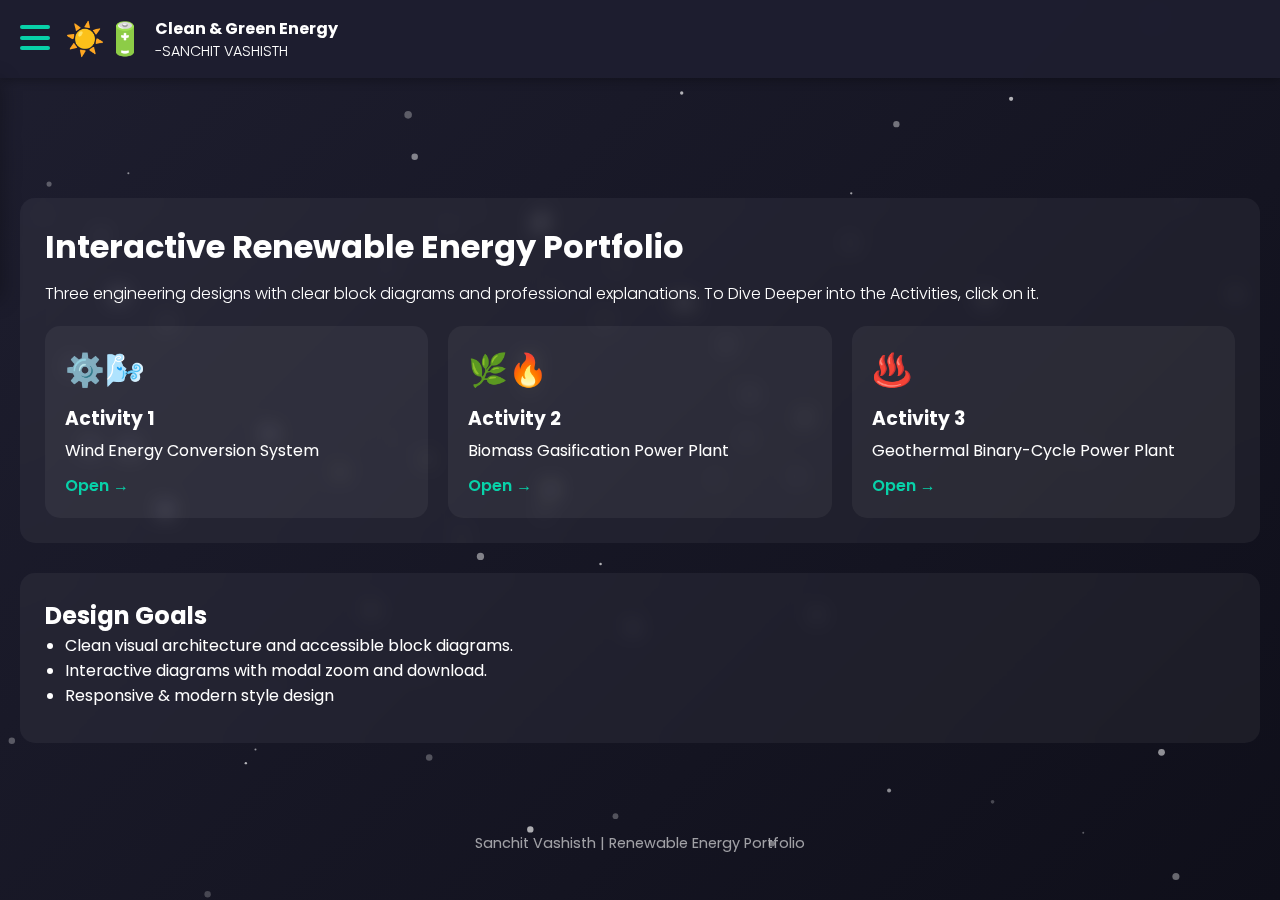
<file: index.html>
<!doctype html>
<html lang="en">
<head>
  <meta charset="utf-8" />
  <meta name="viewport" content="width=device-width,initial-scale=1" />
  <title>Clean & Green Energy- Portfolio</title>

  <!-- Google Fonts -->
  <link href="https://fonts.googleapis.com/css2?family=Poppins:wght@300;400;600;700&display=swap" rel="stylesheet">

  <link rel="stylesheet" href="styles.css">
</head>
<body>
  <!-- subtle particle canvas -->
  <canvas id="bg-canvas" class="bg-canvas" aria-hidden="true"></canvas>

  <header class="site-header">
    <div class="brand">
      <div class="logo">&nbsp&nbsp&nbsp&nbsp&nbsp☀️🔋</div>
      <div>
        <div class="title">Clean & Green Energy</div>
        <div class="subtitle">-SANCHIT VASHISTH</div>
      </div>
    </div>

    <!-- Hamburger menu -->
    <div class="hamburger" id="hamburger">
      <div></div>
      <div></div>
      <div></div>
    </div>

    <!-- Sidebar nav -->
    <nav class="side-nav" id="side-nav">
      <a href="index.html" class="nav-link active">Home</a>
      <a href="activity1.html" class="nav-link">Activity 1</a>
      <a href="activity2.html" class="nav-link">Activity 2</a>
      <a href="activity3.html" class="nav-link">Activity 3</a>
    </nav>
  </header>

  <main class="container">
    <section class="hero card glass">
      <h1>Interactive Renewable Energy Portfolio</h1>
      <p class="lead">Three engineering designs with clear block diagrams and professional explanations. To Dive Deeper into the Activities, click on it.</p>
      <div class="cards">
        <article class="activity-card" onclick="location.href='activity1.html'">
          <div class="icon">⚙️🌬️</div>
          <h3>Activity 1</h3>
          <p>Wind Energy Conversion System</p>
          <a class="cta" href="activity1.html" onclick="event.stopPropagation()">Open →</a>
        </article>

        <article class="activity-card" onclick="location.href='activity2.html'">
          <div class="icon">🌿🔥</div>
          <h3>Activity 2</h3>
          <p>Biomass Gasification Power Plant</p>
          <a class="cta" href="activity2.html" onclick="event.stopPropagation()">Open →</a>
        </article>

        <article class="activity-card" onclick="location.href='activity3.html'">
          <div class="icon">♨️</div>
          <h3>Activity 3</h3>
          <p>Geothermal Binary-Cycle Power Plant</p>
          <a class="cta" href="activity3.html" onclick="event.stopPropagation()">Open →</a>
        </article>
      </div>
    </section>

    <section class="about card glass">
      <h2>Design Goals</h2>
      <ul>
        <li>Clean visual architecture and accessible block diagrams.</li>
        <li>Interactive diagrams with modal zoom and download.</li>
        <li>Responsive & modern style design </li>
      </ul>
      
    </section>

  </main>

  <footer class="site-footer">
     Sanchit Vashisth | Renewable Energy Portfolio
  </footer>

  <script src="script.js"></script>
</body>
</html>
</file>
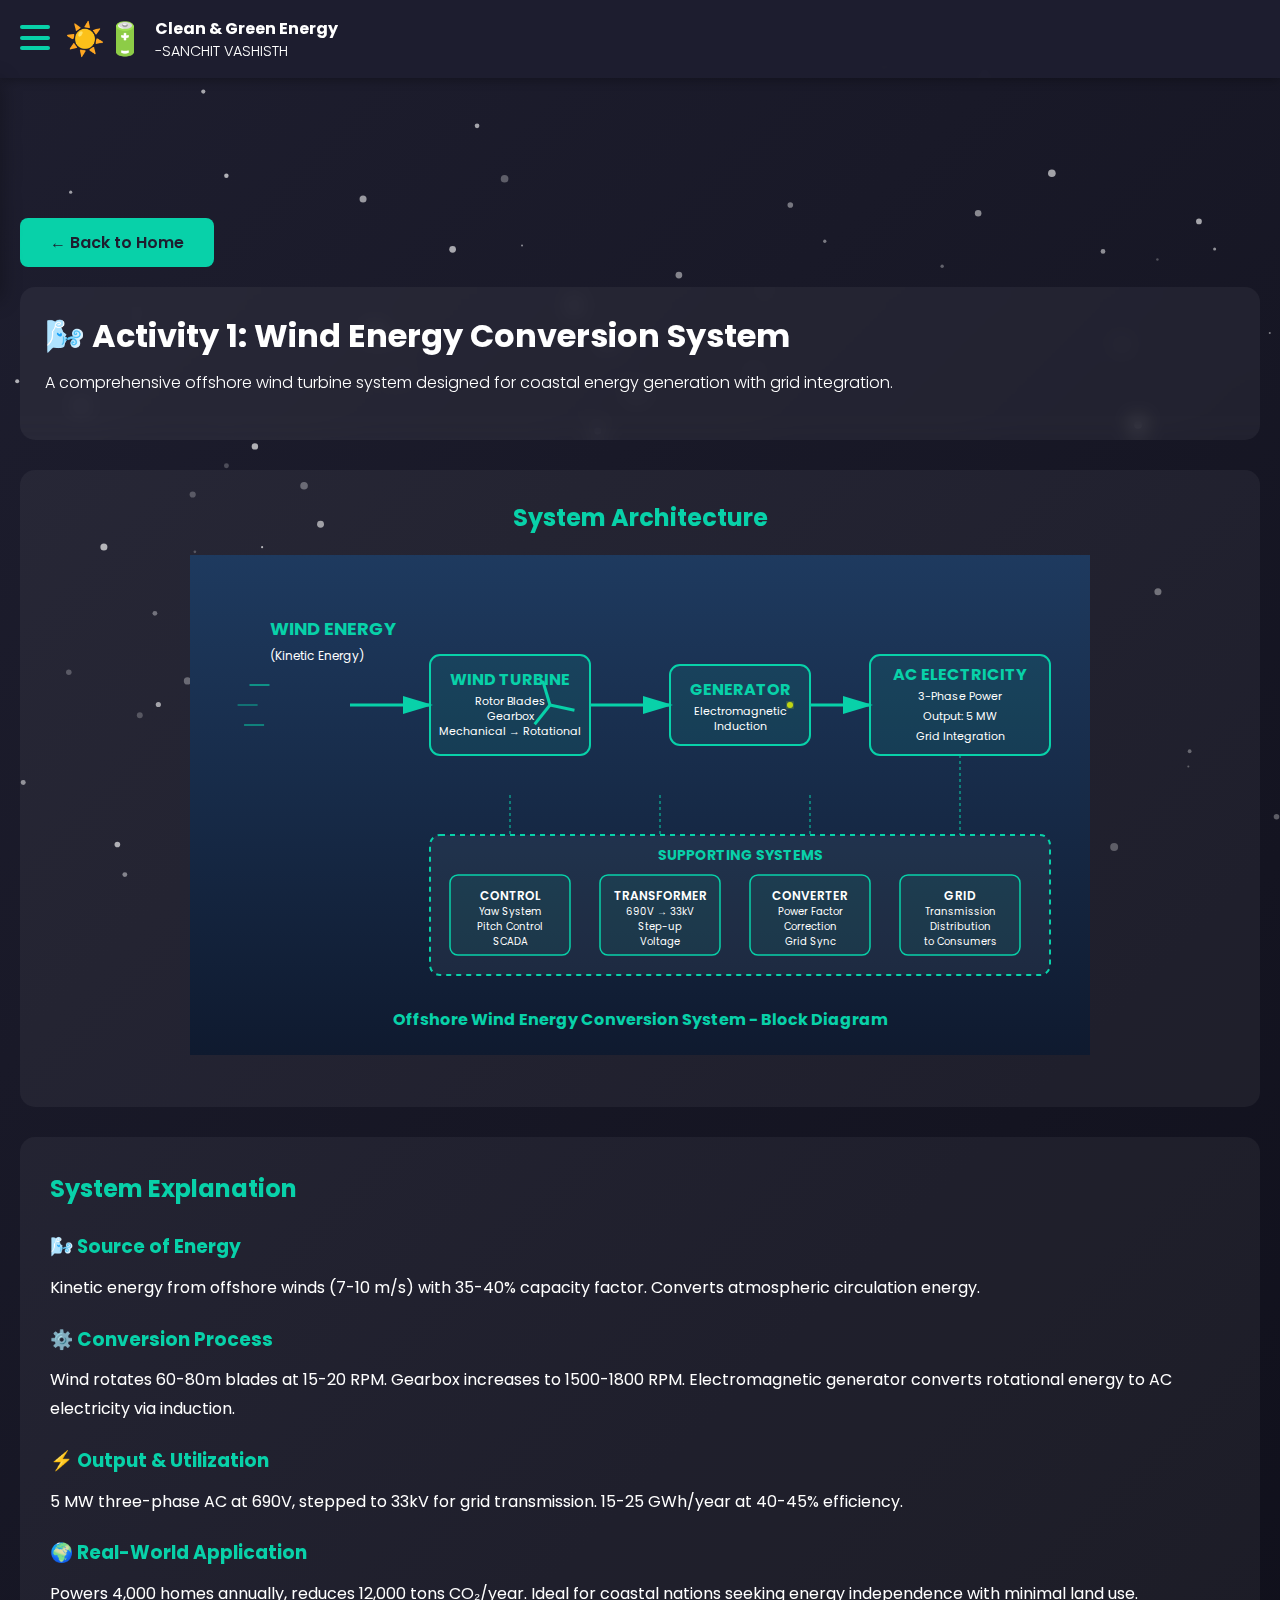
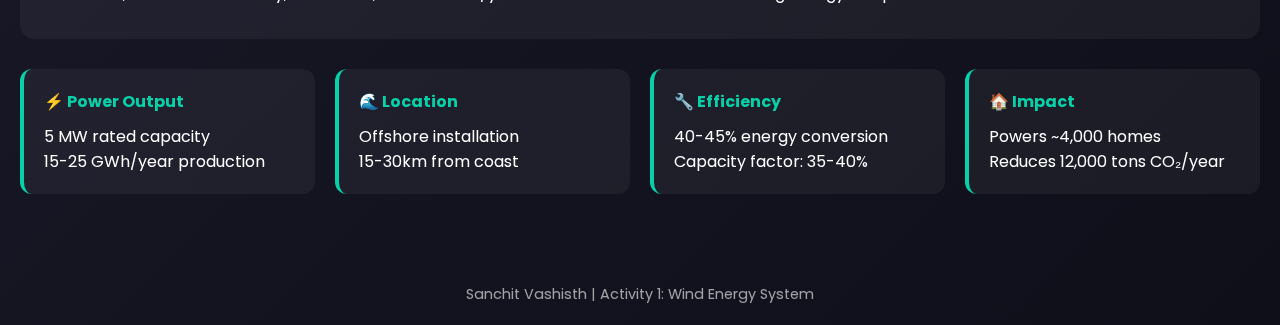
<file: activity1.html>
<!doctype html>
<html lang="en">
<head>
  <meta charset="utf-8" />
  <meta name="viewport" content="width=device-width,initial-scale=1" />
  <title>Activity 1 - Wind Energy | Portfolio</title>
  <link href="https://fonts.googleapis.com/css2?family=Poppins:wght@300;400;600;700&display=swap" rel="stylesheet">
  <link rel="stylesheet" href="styles.css">
  <style>
    .diagram-container {
      background: var(--card-bg);
      border-radius: 15px;
      padding: 30px;
      margin: 30px 0;
      text-align: center;
      position: relative;
      overflow: hidden;
    }
    .diagram-svg {
      width: 100%;
      max-width: 900px;
      height: auto;
      cursor: pointer;
      transition: transform 0.3s ease;
    }
    .diagram-svg:hover {
      transform: scale(1.02);
    }
    .explanation {
      background: var(--card-bg);
      border-radius: 15px;
      padding: 30px;
      margin: 30px 0;
      line-height: 1.8;
    }
    .explanation h2 {
      color: var(--accent);
      margin-bottom: 20px;
    }
    .specs-grid {
      display: grid;
      grid-template-columns: repeat(auto-fit, minmax(200px, 1fr));
      gap: 20px;
      margin: 30px 0;
    }
    .spec-card {
      background: var(--card-bg);
      padding: 20px;
      border-radius: 12px;
      border-left: 4px solid var(--accent);
    }
    .spec-card h3 {
      color: var(--accent);
      font-size: 1rem;
      margin-bottom: 10px;
    }
    .back-btn {
      display: inline-block;
      padding: 12px 30px;
      background: var(--accent);
      color: #1e1e2f;
      border-radius: 8px;
      font-weight: 600;
      margin: 20px 0;
      transition: all 0.3s ease;
    }
    .back-btn:hover {
      background: var(--accent-hover);
      transform: translateY(-2px);
      box-shadow: 0 5px 15px rgba(8, 209, 169, 0.3);
    }
    
    /* Modal styles */
    .modal {
      display: none;
      position: fixed;
      z-index: 2000;
      left: 0;
      top: 0;
      width: 100%;
      height: 100%;
      background: rgba(0,0,0,0.9);
      align-items: center;
      justify-content: center;
    }
    .modal.active {
      display: flex;
    }
    .modal-content {
      width: 95vw;
      height: 95vh;
      position: relative;
      display: flex;
      align-items: center;
      justify-content: center;
    }
    .modal-content svg {
      width: 100%;
      height: 100%;
    }
    .close-modal {
      position: absolute;
      top: 20px;
      right: 40px;
      color: white;
      font-size: 40px;
      font-weight: bold;
      cursor: pointer;
      z-index: 2001;
    }
    .close-modal:hover {
      color: var(--accent);
    }
  </style>
</head>
<body>
  <canvas id="bg-canvas" class="bg-canvas" aria-hidden="true"></canvas>

  <header class="site-header">
    <div class="brand">
      <div class="logo">&nbsp&nbsp&nbsp&nbsp&nbsp☀️🔋</div>
      <div>
        <div class="title">Clean & Green Energy</div>
        <div class="subtitle">-SANCHIT VASHISTH</div>
      </div>
    </div>
    <div class="hamburger" id="hamburger">
      <div></div>
      <div></div>
      <div></div>
    </div>
    <nav class="side-nav" id="side-nav">
      <a href="index.html" class="nav-link">Home</a>
      <a href="activity1.html" class="nav-link active">Activity 1</a>
      <a href="activity2.html" class="nav-link">Activity 2</a>
      <a href="activity3.html" class="nav-link">Activity 3</a>
    </nav>
  </header>

  <main class="container">
    <a href="index.html" class="back-btn">← Back to Home</a>
    
    <section class="hero card">
      <h1>🌬️ Activity 1: Wind Energy Conversion System</h1>
      <p class="lead">A comprehensive offshore wind turbine system designed for coastal energy generation with grid integration.</p>
    </section>

    <section class="diagram-container">
      <h2 style="color: var(--accent); margin-bottom: 20px;">System Architecture</h2>
      <svg class="diagram-svg" id="main-diagram" viewBox="0 0 900 500" xmlns="http://www.w3.org/2000/svg">
        <!-- Background -->
        <defs>
          <linearGradient id="skyGrad" x1="0%" y1="0%" x2="0%" y2="100%">
            <stop offset="0%" style="stop-color:#1e3a5f;stop-opacity:1" />
            <stop offset="100%" style="stop-color:#0f1a2f;stop-opacity:1" />
          </linearGradient>
          <filter id="glow">
            <feGaussianBlur stdDeviation="3" result="coloredBlur"/>
            <feMerge>
              <feMergeNode in="coloredBlur"/>
              <feMergeNode in="SourceGraphic"/>
            </feMerge>
          </filter>
        </defs>
        
        <rect width="900" height="500" fill="url(#skyGrad)"/>
        
        <!-- Wind Source -->
        <g id="wind-source">
          <text x="80" y="80" fill="#08d1a9" font-size="18" font-weight="bold">WIND ENERGY</text>
          <text x="80" y="105" fill="#fff" font-size="12">(Kinetic Energy)</text>
          <!-- Animated wind lines -->
          <line x1="20" y1="130" x2="140" y2="130" stroke="#08d1a9" stroke-width="2" opacity="0.6">
            <animate attributeName="x1" from="0" to="140" dur="2s" repeatCount="indefinite"/>
            <animate attributeName="x2" from="20" to="160" dur="2s" repeatCount="indefinite"/>
          </line>
          <line x1="20" y1="150" x2="140" y2="150" stroke="#08d1a9" stroke-width="2" opacity="0.4">
            <animate attributeName="x1" from="0" to="140" dur="2.5s" repeatCount="indefinite"/>
            <animate attributeName="x2" from="20" to="160" dur="2.5s" repeatCount="indefinite"/>
          </line>
          <line x1="20" y1="170" x2="140" y2="170" stroke="#08d1a9" stroke-width="2" opacity="0.5">
            <animate attributeName="x1" from="0" to="140" dur="2.2s" repeatCount="indefinite"/>
            <animate attributeName="x2" from="20" to="160" dur="2.2s" repeatCount="indefinite"/>
          </line>
        </g>

        <!-- Arrow 1 -->
        <path d="M 160 150 L 240 150" stroke="#08d1a9" stroke-width="3" fill="none" marker-end="url(#arrowhead)"/>
        <defs>
          <marker id="arrowhead" markerWidth="10" markerHeight="10" refX="9" refY="3" orient="auto">
            <polygon points="0 0, 10 3, 0 6" fill="#08d1a9" />
          </marker>
        </defs>

        <!-- Wind Turbine -->
        <g id="turbine">
          <rect x="240" y="100" width="160" height="100" rx="10" fill="rgba(8, 209, 169, 0.1)" stroke="#08d1a9" stroke-width="2"/>
          <text x="320" y="130" text-anchor="middle" fill="#08d1a9" font-size="16" font-weight="bold">WIND TURBINE</text>
          <text x="320" y="150" text-anchor="middle" fill="#fff" font-size="11">Rotor Blades</text>
          <text x="320" y="165" text-anchor="middle" fill="#fff" font-size="11">Gearbox</text>
          <text x="320" y="180" text-anchor="middle" fill="#fff" font-size="11">Mechanical → Rotational</text>
          
          <!-- Rotating blades animation -->
          <g transform="translate(360, 150)">
            <line x1="0" y1="0" x2="0" y2="-25" stroke="#08d1a9" stroke-width="3">
              <animateTransform attributeName="transform" type="rotate" from="0" to="360" dur="3s" repeatCount="indefinite"/>
            </line>
            <line x1="0" y1="0" x2="22" y2="11" stroke="#08d1a9" stroke-width="3">
              <animateTransform attributeName="transform" type="rotate" from="0" to="360" dur="3s" repeatCount="indefinite"/>
            </line>
            <line x1="0" y1="0" x2="-22" y2="12" stroke="#08d1a9" stroke-width="3">
              <animateTransform attributeName="transform" type="rotate" from="0" to="360" dur="3s" repeatCount="indefinite"/>
            </line>
          </g>
        </g>

        <!-- Arrow 2 -->
        <path d="M 400 150 L 480 150" stroke="#08d1a9" stroke-width="3" fill="none" marker-end="url(#arrowhead)"/>

        <!-- Generator -->
        <g id="generator">
          <rect x="480" y="110" width="140" height="80" rx="10" fill="rgba(8, 209, 169, 0.1)" stroke="#08d1a9" stroke-width="2"/>
          <text x="550" y="140" text-anchor="middle" fill="#08d1a9" font-size="16" font-weight="bold">GENERATOR</text>
          <text x="550" y="160" text-anchor="middle" fill="#fff" font-size="11">Electromagnetic</text>
          <text x="550" y="175" text-anchor="middle" fill="#fff" font-size="11">Induction</text>
          
          <!-- Electric spark animation -->
          <circle cx="600" cy="150" r="3" fill="#eeff00" filter="url(#glow)">
            <animate attributeName="opacity" values="1;0.3;1" dur="1s" repeatCount="indefinite"/>
          </circle>
        </g>

        <!-- Arrow 3 -->
        <path d="M 620 150 L 680 150" stroke="#08d1a9" stroke-width="3" fill="none" marker-end="url(#arrowhead)"/>

        <!-- Power Output -->
        <g id="output">
          <rect x="680" y="100" width="180" height="100" rx="10" fill="rgba(8, 209, 169, 0.1)" stroke="#08d1a9" stroke-width="2"/>
          <text x="770" y="125" text-anchor="middle" fill="#08d1a9" font-size="16" font-weight="bold">AC ELECTRICITY</text>
          <text x="770" y="145" text-anchor="middle" fill="#fff" font-size="11">3-Phase Power</text>
          <text x="770" y="165" text-anchor="middle" fill="#fff" font-size="11">Output: 5 MW</text>
          <text x="770" y="185" text-anchor="middle" fill="#fff" font-size="11">Grid Integration</text>
        </g>

        <!-- Bottom Flow -->
        <g id="subsystems">
          <rect x="240" y="280" width="620" height="140" rx="10" fill="rgba(255, 255, 255, 0.05)" stroke="#08d1a9" stroke-width="2" stroke-dasharray="5,5"/>
          <text x="550" y="305" text-anchor="middle" fill="#08d1a9" font-size="14" font-weight="bold">SUPPORTING SYSTEMS</text>
          
          <!-- Control System -->
          <g>
            <rect x="260" y="320" width="120" height="80" rx="8" fill="rgba(8, 209, 169, 0.08)" stroke="#08d1a9" stroke-width="1.5"/>
            <text x="320" y="345" text-anchor="middle" fill="#fff" font-size="12" font-weight="600">CONTROL</text>
            <text x="320" y="360" text-anchor="middle" fill="#fff" font-size="10">Yaw System</text>
            <text x="320" y="375" text-anchor="middle" fill="#fff" font-size="10">Pitch Control</text>
            <text x="320" y="390" text-anchor="middle" fill="#fff" font-size="10">SCADA</text>
          </g>

          <!-- Transformer -->
          <g>
            <rect x="410" y="320" width="120" height="80" rx="8" fill="rgba(8, 209, 169, 0.08)" stroke="#08d1a9" stroke-width="1.5"/>
            <text x="470" y="345" text-anchor="middle" fill="#fff" font-size="12" font-weight="600">TRANSFORMER</text>
            <text x="470" y="360" text-anchor="middle" fill="#fff" font-size="10">690V → 33kV</text>
            <text x="470" y="375" text-anchor="middle" fill="#fff" font-size="10">Step-up</text>
            <text x="470" y="390" text-anchor="middle" fill="#fff" font-size="10">Voltage</text>
          </g>

          <!-- Power Conditioning -->
          <g>
            <rect x="560" y="320" width="120" height="80" rx="8" fill="rgba(8, 209, 169, 0.08)" stroke="#08d1a9" stroke-width="1.5"/>
            <text x="620" y="345" text-anchor="middle" fill="#fff" font-size="12" font-weight="600">CONVERTER</text>
            <text x="620" y="360" text-anchor="middle" fill="#fff" font-size="10">Power Factor</text>
            <text x="620" y="375" text-anchor="middle" fill="#fff" font-size="10">Correction</text>
            <text x="620" y="390" text-anchor="middle" fill="#fff" font-size="10">Grid Sync</text>
          </g>

          <!-- Grid Connection -->
          <g>
            <rect x="710" y="320" width="120" height="80" rx="8" fill="rgba(8, 209, 169, 0.08)" stroke="#08d1a9" stroke-width="1.5"/>
            <text x="770" y="345" text-anchor="middle" fill="#fff" font-size="12" font-weight="600">GRID</text>
            <text x="770" y="360" text-anchor="middle" fill="#fff" font-size="10">Transmission</text>
            <text x="770" y="375" text-anchor="middle" fill="#fff" font-size="10">Distribution</text>
            <text x="770" y="390" text-anchor="middle" fill="#fff" font-size="10">to Consumers</text>
          </g>
        </g>

        <!-- Connection arrows -->
        <path d="M 320 240 L 320 280" stroke="#08d1a9" stroke-width="2" stroke-dasharray="3,3" opacity="0.5"/>
        <path d="M 470 240 L 470 280" stroke="#08d1a9" stroke-width="2" stroke-dasharray="3,3" opacity="0.5"/>
        <path d="M 620 240 L 620 280" stroke="#08d1a9" stroke-width="2" stroke-dasharray="3,3" opacity="0.5"/>
        <path d="M 770 200 L 770 280" stroke="#08d1a9" stroke-width="2" stroke-dasharray="3,3" opacity="0.5"/>

        <!-- Title -->
        <text x="450" y="470" text-anchor="middle" fill="#08d1a9" font-size="16" font-weight="bold">Offshore Wind Energy Conversion System - Block Diagram</text>
      </svg>
      <p style="margin-top: 15px; color: rgba(255,255,255,0.7); font-size: 0.9rem;"></p>
    </section>

    <section class="explanation">
      <h2>System Explanation</h2>
      
      <h3 style="color: var(--accent); margin-top: 20px; margin-bottom: 10px;">🌬️ Source of Energy</h3>
      <p>
        Kinetic energy from offshore winds (7-10 m/s) with 35-40% capacity factor. Converts atmospheric circulation energy.
      </p>

      <h3 style="color: var(--accent); margin-top: 20px; margin-bottom: 10px;">⚙️ Conversion Process</h3>
      <p>
        Wind rotates 60-80m blades at 15-20 RPM. Gearbox increases to 1500-1800 RPM. Electromagnetic generator converts rotational energy to AC electricity via induction.
      </p>

      <h3 style="color: var(--accent); margin-top: 20px; margin-bottom: 10px;">⚡ Output & Utilization</h3>
      <p>
        5 MW three-phase AC at 690V, stepped to 33kV for grid transmission. 15-25 GWh/year at 40-45% efficiency.
      </p>

      <h3 style="color: var(--accent); margin-top: 20px; margin-bottom: 10px;">🌍 Real-World Application</h3>
      <p>
        Powers 4,000 homes annually, reduces 12,000 tons CO₂/year. Ideal for coastal nations seeking energy independence with minimal land use.
      </p>
    </section>

    <section class="specs-grid">
      <div class="spec-card">
        <h3>⚡ Power Output</h3>
        <p>5 MW rated capacity<br>15-25 GWh/year production</p>
      </div>
      <div class="spec-card">
        <h3>🌊 Location</h3>
        <p>Offshore installation<br>15-30km from coast</p>
      </div>
      <div class="spec-card">
        <h3>🔧 Efficiency</h3>
        <p>40-45% energy conversion<br>Capacity factor: 35-40%</p>
      </div>
      <div class="spec-card">
        <h3>🏠 Impact</h3>
        <p>Powers ~4,000 homes<br>Reduces 12,000 tons CO₂/year</p>
      </div>
    </section>
  </main>

  <footer class="site-footer">
    Sanchit Vashisth | Activity 1: Wind Energy System
  </footer>

  <!-- Modal for full-screen diagram -->
  <div id="diagram-modal" class="modal">
    <span class="close-modal" id="close-modal">&times;</span>
    <div class="modal-content">
      <svg class="diagram-svg" viewBox="0 0 900 500" xmlns="http://www.w3.org/2000/svg">
        <defs>
          <linearGradient id="skyGrad2" x1="0%" y1="0%" x2="0%" y2="100%">
            <stop offset="0%" style="stop-color:#1e3a5f;stop-opacity:1" />
            <stop offset="100%" style="stop-color:#0f1a2f;stop-opacity:1" />
          </linearGradient>
          <marker id="arrowhead2" markerWidth="10" markerHeight="10" refX="9" refY="3" orient="auto">
            <polygon points="0 0, 10 3, 0 6" fill="#08d1a9" />
          </marker>
        </defs>
        <rect width="900" height="500" fill="url(#skyGrad2)"/>
        <g id="wind-source2">
          <text x="80" y="80" fill="#08d1a9" font-size="18" font-weight="bold">WIND ENERGY</text>
          <text x="80" y="105" fill="#fff" font-size="12">(Kinetic Energy)</text>
        </g>
        <path d="M 160 150 L 240 150" stroke="#08d1a9" stroke-width="3" fill="none" marker-end="url(#arrowhead2)"/>
        <g id="turbine2">
          <rect x="240" y="100" width="160" height="100" rx="10" fill="rgba(8, 209, 169, 0.1)" stroke="#08d1a9" stroke-width="2"/>
          <text x="320" y="130" text-anchor="middle" fill="#08d1a9" font-size="16" font-weight="bold">WIND TURBINE</text>
          <text x="320" y="150" text-anchor="middle" fill="#fff" font-size="11">Rotor Blades</text>
          <text x="320" y="165" text-anchor="middle" fill="#fff" font-size="11">Gearbox</text>
          <text x="320" y="180" text-anchor="middle" fill="#fff" font-size="11">Mechanical → Rotational</text>
        </g>
        <path d="M 400 150 L 480 150" stroke="#08d1a9" stroke-width="3" fill="none" marker-end="url(#arrowhead2)"/>
        <g id="generator2">
          <rect x="480" y="110" width="140" height="80" rx="10" fill="rgba(8, 209, 169, 0.1)" stroke="#08d1a9" stroke-width="2"/>
          <text x="550" y="140" text-anchor="middle" fill="#08d1a9" font-size="16" font-weight="bold">GENERATOR</text>
          <text x="550" y="160" text-anchor="middle" fill="#fff" font-size="11">Electromagnetic</text>
          <text x="550" y="175" text-anchor="middle" fill="#fff" font-size="11">Induction</text>
        </g>
        <path d="M 620 150 L 680 150" stroke="#08d1a9" stroke-width="3" fill="none" marker-end="url(#arrowhead2)"/>
        <g id="output2">
          <rect x="680" y="100" width="180" height="100" rx="10" fill="rgba(8, 209, 169, 0.1)" stroke="#08d1a9" stroke-width="2"/>
          <text x="770" y="125" text-anchor="middle" fill="#08d1a9" font-size="16" font-weight="bold">AC ELECTRICITY</text>
          <text x="770" y="145" text-anchor="middle" fill="#fff" font-size="11">3-Phase Power</text>
          <text x="770" y="165" text-anchor="middle" fill="#fff" font-size="11">Output: 5 MW</text>
          <text x="770" y="185" text-anchor="middle" fill="#fff" font-size="11">Grid Integration</text>
        </g>
        <g id="subsystems2">
          <rect x="240" y="280" width="620" height="140" rx="10" fill="rgba(255, 255, 255, 0.05)" stroke="#08d1a9" stroke-width="2" stroke-dasharray="5,5"/>
          <text x="550" y="305" text-anchor="middle" fill="#08d1a9" font-size="14" font-weight="bold">SUPPORTING SYSTEMS</text>
          <rect x="260" y="320" width="120" height="80" rx="8" fill="rgba(8, 209, 169, 0.08)" stroke="#08d1a9" stroke-width="1.5"/>
          <text x="320" y="345" text-anchor="middle" fill="#fff" font-size="12" font-weight="600">CONTROL</text>
          <text x="320" y="360" text-anchor="middle" fill="#fff" font-size="10">Yaw System</text>
          <text x="320" y="375" text-anchor="middle" fill="#fff" font-size="10">Pitch Control</text>
          <text x="320" y="390" text-anchor="middle" fill="#fff" font-size="10">SCADA</text>
          <rect x="410" y="320" width="120" height="80" rx="8" fill="rgba(8, 209, 169, 0.08)" stroke="#08d1a9" stroke-width="1.5"/>
          <text x="470" y="345" text-anchor="middle" fill="#fff" font-size="12" font-weight="600">TRANSFORMER</text>
          <text x="470" y="360" text-anchor="middle" fill="#fff" font-size="10">690V → 33kV</text>
          <text x="470" y="375" text-anchor="middle" fill="#fff" font-size="10">Step-up</text>
          <text x="470" y="390" text-anchor="middle" fill="#fff" font-size="10">Voltage</text>
          <rect x="560" y="320" width="120" height="80" rx="8" fill="rgba(8, 209, 169, 0.08)" stroke="#08d1a9" stroke-width="1.5"/>
          <text x="620" y="345" text-anchor="middle" fill="#fff" font-size="12" font-weight="600">CONVERTER</text>
          <text x="620" y="360" text-anchor="middle" fill="#fff" font-size="10">Power Factor</text>
          <text x="620" y="375" text-anchor="middle" fill="#fff" font-size="10">Correction</text>
          <text x="620" y="390" text-anchor="middle" fill="#fff" font-size="10">Grid Sync</text>
          <rect x="710" y="320" width="120" height="80" rx="8" fill="rgba(8, 209, 169, 0.08)" stroke="#08d1a9" stroke-width="1.5"/>
          <text x="770" y="345" text-anchor="middle" fill="#fff" font-size="12" font-weight="600">GRID</text>
          <text x="770" y="360" text-anchor="middle" fill="#fff" font-size="10">Transmission</text>
          <text x="770" y="375" text-anchor="middle" fill="#fff" font-size="10">Distribution</text>
          <text x="770" y="390" text-anchor="middle" fill="#fff" font-size="10">to Consumers</text>
        </g>
        <path d="M 320 240 L 320 280" stroke="#08d1a9" stroke-width="2" stroke-dasharray="3,3" opacity="0.5"/>
        <path d="M 470 240 L 470 280" stroke="#08d1a9" stroke-width="2" stroke-dasharray="3,3" opacity="0.5"/>
        <path d="M 620 240 L 620 280" stroke="#08d1a9" stroke-width="2" stroke-dasharray="3,3" opacity="0.5"/>
        <path d="M 770 200 L 770 280" stroke="#08d1a9" stroke-width="2" stroke-dasharray="3,3" opacity="0.5"/>
        <text x="450" y="470" text-anchor="middle" fill="#08d1a9" font-size="16" font-weight="bold">Offshore Wind Energy Conversion System - Block Diagram</text>
      </svg>
    </div>
  </div>

  <script src="script.js"></script>
  <script>
    // Modal functionality
    const diagram = document.getElementById('main-diagram');
    const modal = document.getElementById('diagram-modal');
    const closeModal = document.getElementById('close-modal');

    diagram.addEventListener('click', () => {
      modal.classList.add('active');
    });

    closeModal.addEventListener('click', () => {
      modal.classList.remove('active');
    });

    modal.addEventListener('click', (e) => {
      if (e.target === modal) {
        modal.classList.remove('active');
      }
    });
  </script>
</body>
</html>
</file>
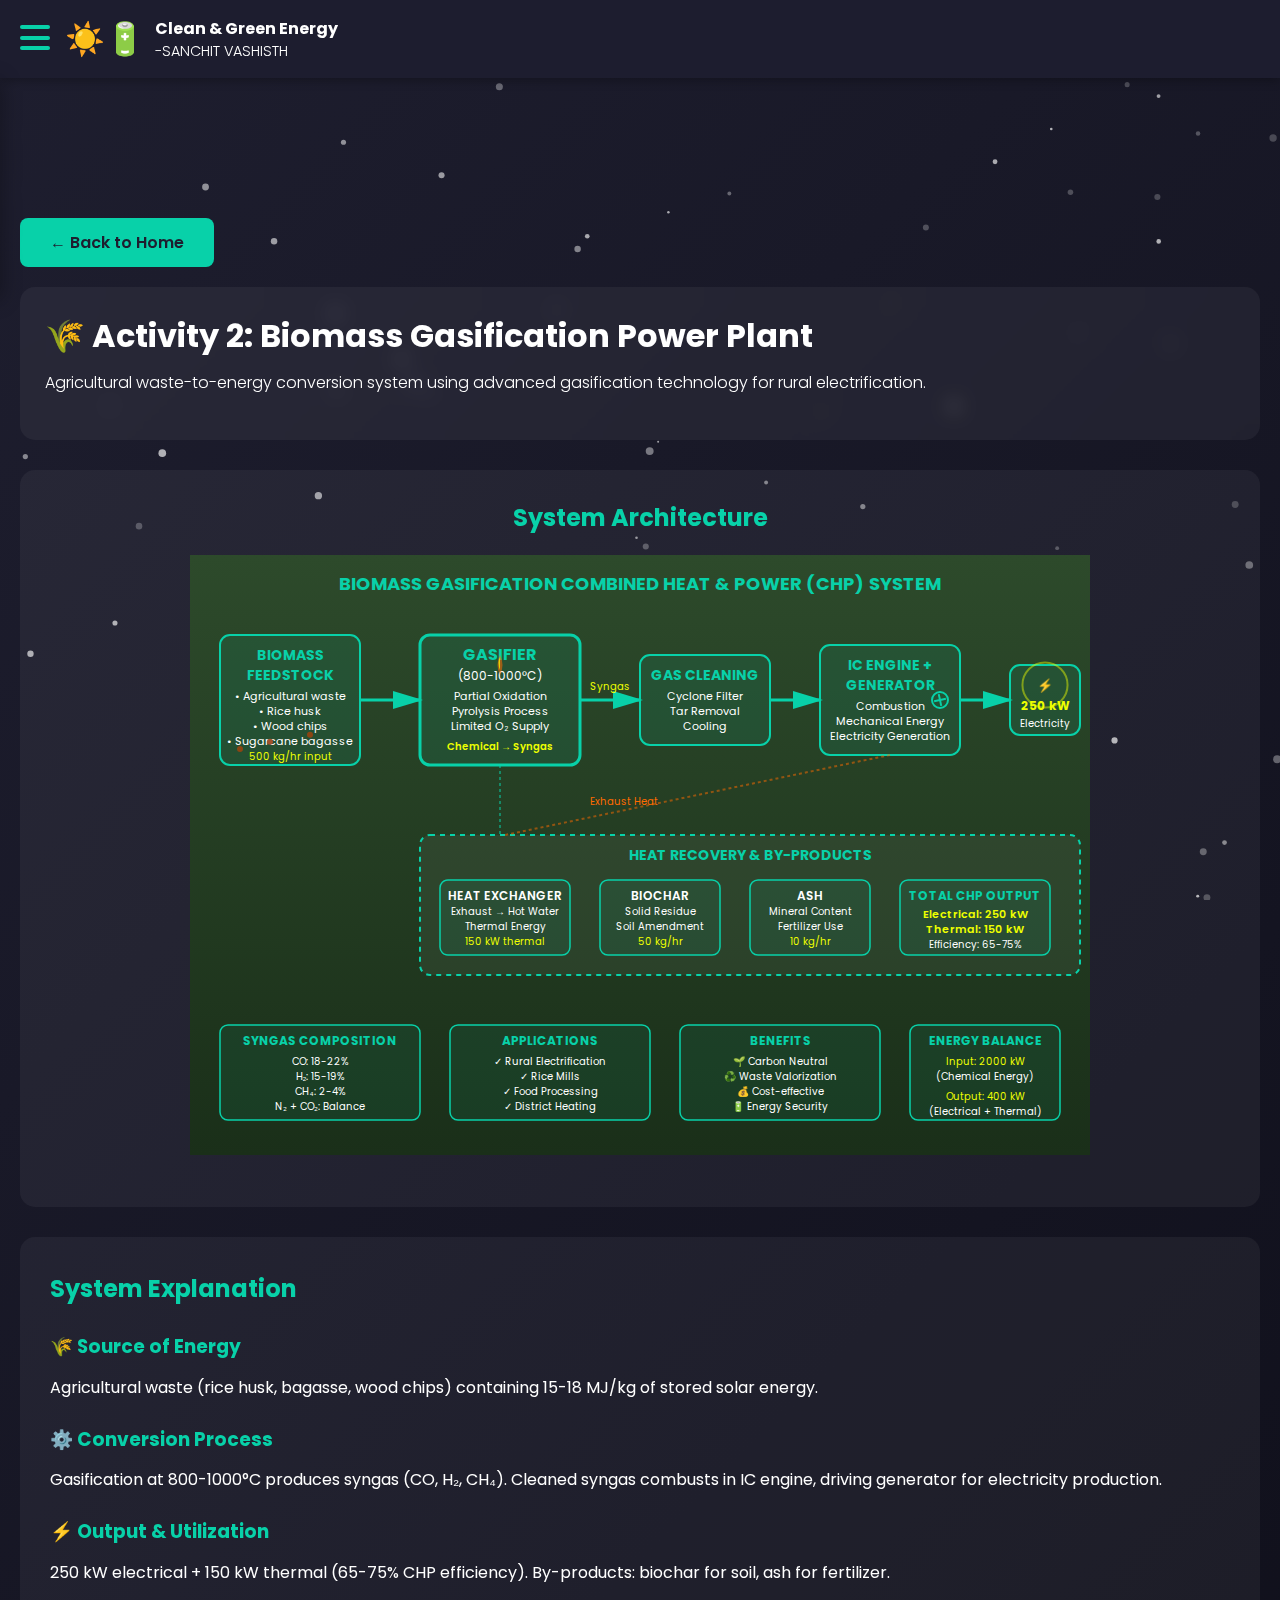
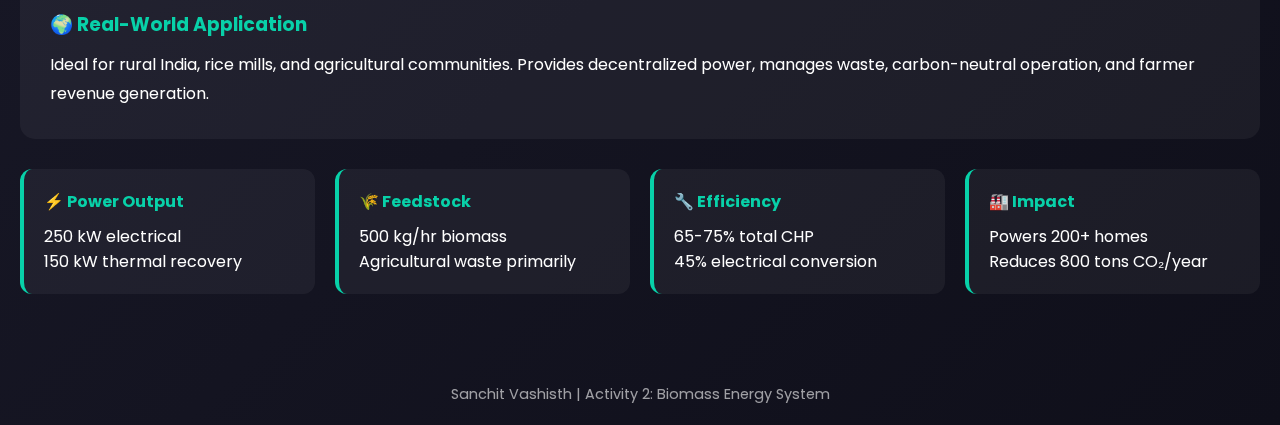
<file: activity2.html>
<!doctype html>
<html lang="en">
<head>
  <meta charset="utf-8" />
  <meta name="viewport" content="width=device-width,initial-scale=1" />
  <title>Activity 2 - Biomass Energy | Portfolio</title>
  <link href="https://fonts.googleapis.com/css2?family=Poppins:wght@300;400;600;700&display=swap" rel="stylesheet">
  <link rel="stylesheet" href="styles.css">
  <style>
    .diagram-container {
      background: var(--card-bg);
      border-radius: 15px;
      padding: 30px;
      margin: 30px 0;
      text-align: center;
      position: relative;
      overflow: hidden;
    }
    .diagram-svg {
      width: 100%;
      max-width: 900px;
      height: auto;
      cursor: pointer;
      transition: transform 0.3s ease;
    }
    .diagram-svg:hover {
      transform: scale(1.02);
    }
    .explanation {
      background: var(--card-bg);
      border-radius: 15px;
      padding: 30px;
      margin: 30px 0;
      line-height: 1.8;
    }
    .explanation h2 {
      color: var(--accent);
      margin-bottom: 20px;
    }
    .specs-grid {
      display: grid;
      grid-template-columns: repeat(auto-fit, minmax(200px, 1fr));
      gap: 20px;
      margin: 30px 0;
    }
    .spec-card {
      background: var(--card-bg);
      padding: 20px;
      border-radius: 12px;
      border-left: 4px solid var(--accent);
    }
    .spec-card h3 {
      color: var(--accent);
      font-size: 1rem;
      margin-bottom: 10px;
    }
    .back-btn {
      display: inline-block;
      padding: 12px 30px;
      background: var(--accent);
      color: #1e1e2f;
      border-radius: 8px;
      font-weight: 600;
      margin: 20px 0;
      transition: all 0.3s ease;
    }
    .back-btn:hover {
      background: var(--accent-hover);
      transform: translateY(-2px);
      box-shadow: 0 5px 15px rgba(8, 209, 169, 0.3);
    }
    
    .modal {
      display: none;
      position: fixed;
      z-index: 2000;
      left: 0;
      top: 0;
      width: 100%;
      height: 100%;
      background: rgba(0,0,0,0.9);
      align-items: center;
      justify-content: center;
    }
    .modal.active {
      display: flex;
    }
    .modal-content {
      width: 95vw;
      height: 95vh;
      position: relative;
      display: flex;
      align-items: center;
      justify-content: center;
    }
    .modal-content svg {
      width: 100%;
      height: 100%;
    }
    .close-modal {
      position: absolute;
      top: 20px;
      right: 40px;
      color: white;
      font-size: 40px;
      font-weight: bold;
      cursor: pointer;
      z-index: 2001;
    }
    .close-modal:hover {
      color: var(--accent);
    }
  </style>
</head>
<body>
  <canvas id="bg-canvas" class="bg-canvas" aria-hidden="true"></canvas>

  <header class="site-header">
    <div class="brand">
      <div class="logo">&nbsp&nbsp&nbsp&nbsp&nbsp☀️🔋</div>
      <div>
        <div class="title">Clean & Green Energy</div>
        <div class="subtitle">-SANCHIT VASHISTH</div>
      </div>
    </div>
    <div class="hamburger" id="hamburger">
      <div></div>
      <div></div>
      <div></div>
    </div>
    <nav class="side-nav" id="side-nav">
      <a href="index.html" class="nav-link">Home</a>
      <a href="activity1.html" class="nav-link">Activity 1</a>
      <a href="activity2.html" class="nav-link active">Activity 2</a>
      <a href="activity3.html" class="nav-link">Activity 3</a>
    </nav>
  </header>

  <main class="container">
    <a href="index.html" class="back-btn">← Back to Home</a>
    
    <section class="hero card">
      <h1>🌾 Activity 2: Biomass Gasification Power Plant</h1>
      <p class="lead">Agricultural waste-to-energy conversion system using advanced gasification technology for rural electrification.</p>
    </section>

    <section class="diagram-container">
      <h2 style="color: var(--accent); margin-bottom: 20px;">System Architecture</h2>
      <svg class="diagram-svg" id="main-diagram" viewBox="0 0 900 600" xmlns="http://www.w3.org/2000/svg">
        <defs>
          <linearGradient id="earthGrad" x1="0%" y1="0%" x2="0%" y2="100%">
            <stop offset="0%" style="stop-color:#2d4a2b;stop-opacity:1" />
            <stop offset="100%" style="stop-color:#1a2f19;stop-opacity:1" />
          </linearGradient>
          <filter id="glow">
            <feGaussianBlur stdDeviation="3" result="coloredBlur"/>
            <feMerge>
              <feMergeNode in="coloredBlur"/>
              <feMergeNode in="SourceGraphic"/>
            </feMerge>
          </filter>
          <marker id="arrowhead" markerWidth="10" markerHeight="10" refX="9" refY="3" orient="auto">
            <polygon points="0 0, 10 3, 0 6" fill="#08d1a9" />
          </marker>
        </defs>
        
        <rect width="900" height="600" fill="url(#earthGrad)"/>

        <!-- Title -->
        <text x="450" y="35" text-anchor="middle" fill="#08d1a9" font-size="18" font-weight="bold">BIOMASS GASIFICATION COMBINED HEAT & POWER (CHP) SYSTEM</text>

        <!-- Biomass Input -->
        <g id="biomass-input">
          <rect x="30" y="80" width="140" height="130" rx="10" fill="rgba(8, 209, 169, 0.1)" stroke="#08d1a9" stroke-width="2"/>
          <text x="100" y="105" text-anchor="middle" fill="#08d1a9" font-size="14" font-weight="bold">BIOMASS</text>
          <text x="100" y="125" text-anchor="middle" fill="#08d1a9" font-size="14" font-weight="bold">FEEDSTOCK</text>
          <text x="100" y="145" text-anchor="middle" fill="#fff" font-size="11">• Agricultural waste</text>
          <text x="100" y="160" text-anchor="middle" fill="#fff" font-size="11">• Rice husk</text>
          <text x="100" y="175" text-anchor="middle" fill="#fff" font-size="11">• Wood chips</text>
          <text x="100" y="190" text-anchor="middle" fill="#fff" font-size="11">• Sugarcane bagasse</text>
          <text x="100" y="205" text-anchor="middle" fill="#eeff00" font-size="10">500 kg/hr input</text>
          
          <!-- Animated biomass particles -->
          <circle cx="50" cy="110" r="3" fill="#8B4513">
            <animate attributeName="cy" values="110;200;110" dur="2s" repeatCount="indefinite"/>
          </circle>
          <circle cx="80" cy="130" r="3" fill="#A0522D">
            <animate attributeName="cy" values="130;200;130" dur="2.3s" repeatCount="indefinite"/>
          </circle>
          <circle cx="120" cy="120" r="3" fill="#8B4513">
            <animate attributeName="cy" values="120;200;120" dur="2.5s" repeatCount="indefinite"/>
          </circle>
        </g>

        <!-- Arrow 1 -->
        <path d="M 170 145 L 230 145" stroke="#08d1a9" stroke-width="3" marker-end="url(#arrowhead)"/>

        <!-- Gasifier (Main Process) -->
        <g id="gasifier">
          <rect x="230" y="80" width="160" height="130" rx="10" fill="rgba(8, 209, 169, 0.1)" stroke="#08d1a9" stroke-width="3"/>
          <text x="310" y="105" text-anchor="middle" fill="#08d1a9" font-size="16" font-weight="bold">GASIFIER</text>
          <text x="310" y="125" text-anchor="middle" fill="#fff" font-size="12">(800-1000°C)</text>
          <text x="310" y="145" text-anchor="middle" fill="#fff" font-size="11">Partial Oxidation</text>
          <text x="310" y="160" text-anchor="middle" fill="#fff" font-size="11">Pyrolysis Process</text>
          <text x="310" y="175" text-anchor="middle" fill="#fff" font-size="11">Limited O₂ Supply</text>
          <text x="310" y="195" text-anchor="middle" fill="#eeff00" font-size="10" font-weight="600">Chemical → Syngas</text>
          
          <!-- Animated flame -->
          <g transform="translate(310, 130)">
            <path d="M 0,-10 Q -5,-20 0,-30 Q 5,-20 0,-10" fill="#ff6b00" opacity="0.7">
              <animate attributeName="opacity" values="0.5;0.9;0.5" dur="1s" repeatCount="indefinite"/>
            </path>
            <path d="M 0,-15 Q -3,-22 0,-28" fill="#ffff00" opacity="0.8">
              <animate attributeName="opacity" values="0.6;1;0.6" dur="0.8s" repeatCount="indefinite"/>
            </path>
          </g>
        </g>

        <!-- Arrow 2 -->
        <path d="M 390 145 L 450 145" stroke="#08d1a9" stroke-width="3" marker-end="url(#arrowhead)"/>
        <text x="420" y="135" text-anchor="middle" fill="#eeff00" font-size="10">Syngas</text>

        <!-- Gas Cleaning -->
        <g id="cleaning">
          <rect x="450" y="100" width="130" height="90" rx="10" fill="rgba(8, 209, 169, 0.1)" stroke="#08d1a9" stroke-width="2"/>
          <text x="515" y="125" text-anchor="middle" fill="#08d1a9" font-size="14" font-weight="bold">GAS CLEANING</text>
          <text x="515" y="145" text-anchor="middle" fill="#fff" font-size="11">Cyclone Filter</text>
          <text x="515" y="160" text-anchor="middle" fill="#fff" font-size="11">Tar Removal</text>
          <text x="515" y="175" text-anchor="middle" fill="#fff" font-size="11">Cooling</text>
        </g>

        <!-- Arrow 3 -->
        <path d="M 580 145 L 630 145" stroke="#08d1a9" stroke-width="3" marker-end="url(#arrowhead)"/>

        <!-- IC Engine/Generator -->
        <g id="engine">
          <rect x="630" y="90" width="140" height="110" rx="10" fill="rgba(8, 209, 169, 0.1)" stroke="#08d1a9" stroke-width="2"/>
          <text x="700" y="115" text-anchor="middle" fill="#08d1a9" font-size="14" font-weight="bold">IC ENGINE +</text>
          <text x="700" y="135" text-anchor="middle" fill="#08d1a9" font-size="14" font-weight="bold">GENERATOR</text>
          <text x="700" y="155" text-anchor="middle" fill="#fff" font-size="11">Combustion</text>
          <text x="700" y="170" text-anchor="middle" fill="#fff" font-size="11">Mechanical Energy</text>
          <text x="700" y="185" text-anchor="middle" fill="#fff" font-size="11">Electricity Generation</text>
          
          <!-- Rotating gear animation -->
          <g transform="translate(750, 145)">
            <circle cx="0" cy="0" r="8" fill="none" stroke="#08d1a9" stroke-width="2"/>
            <line x1="-6" y1="0" x2="6" y2="0" stroke="#08d1a9" stroke-width="2">
              <animateTransform attributeName="transform" type="rotate" from="0" to="360" dur="2s" repeatCount="indefinite"/>
            </line>
            <line x1="0" y1="-6" x2="0" y2="6" stroke="#08d1a9" stroke-width="2">
              <animateTransform attributeName="transform" type="rotate" from="0" to="360" dur="2s" repeatCount="indefinite"/>
            </line>
          </g>
        </g>

        <!-- Arrow 4 to Electricity Output -->
        <path d="M 770 145 L 820 145" stroke="#08d1a9" stroke-width="3" marker-end="url(#arrowhead)"/>

        <!-- Electricity Output -->
        <g id="output">
          <rect x="820" y="110" width="70" height="70" rx="10" fill="rgba(8, 209, 169, 0.1)" stroke="#08d1a9" stroke-width="2"/>
          <text x="855" y="135" text-anchor="middle" fill="#08d1a9" font-size="13" font-weight="bold">⚡</text>
          <text x="855" y="155" text-anchor="middle" fill="#eeff00" font-size="12" font-weight="bold">250 kW</text>
          <text x="855" y="172" text-anchor="middle" fill="#fff" font-size="10">Electricity</text>
          
          <!-- Electric pulse animation -->
          <circle cx="855" cy="130" r="15" fill="none" stroke="#eeff00" stroke-width="2" opacity="0">
            <animate attributeName="r" values="15;25;15" dur="1.5s" repeatCount="indefinite"/>
            <animate attributeName="opacity" values="0;0.6;0" dur="1.5s" repeatCount="indefinite"/>
          </circle>
        </g>

        <!-- Heat Recovery Section (Below main flow) -->
        <g id="heat-recovery">
          <rect x="230" y="280" width="660" height="140" rx="10" fill="rgba(255, 255, 255, 0.05)" stroke="#08d1a9" stroke-width="2" stroke-dasharray="5,5"/>
          <text x="560" y="305" text-anchor="middle" fill="#08d1a9" font-size="14" font-weight="bold">HEAT RECOVERY & BY-PRODUCTS</text>

          <!-- Exhaust Heat Recovery -->
          <g>
            <rect x="250" y="325" width="130" height="75" rx="8" fill="rgba(8, 209, 169, 0.08)" stroke="#08d1a9" stroke-width="1.5"/>
            <text x="315" y="345" text-anchor="middle" fill="#fff" font-size="12" font-weight="600">HEAT EXCHANGER</text>
            <text x="315" y="360" text-anchor="middle" fill="#fff" font-size="10">Exhaust → Hot Water</text>
            <text x="315" y="375" text-anchor="middle" fill="#fff" font-size="10">Thermal Energy</text>
            <text x="315" y="390" text-anchor="middle" fill="#eeff00" font-size="10">150 kW thermal</text>
          </g>

          <!-- Biochar -->
          <g>
            <rect x="410" y="325" width="120" height="75" rx="8" fill="rgba(8, 209, 169, 0.08)" stroke="#08d1a9" stroke-width="1.5"/>
            <text x="470" y="345" text-anchor="middle" fill="#fff" font-size="12" font-weight="600">BIOCHAR</text>
            <text x="470" y="360" text-anchor="middle" fill="#fff" font-size="10">Solid Residue</text>
            <text x="470" y="375" text-anchor="middle" fill="#fff" font-size="10">Soil Amendment</text>
            <text x="470" y="390" text-anchor="middle" fill="#eeff00" font-size="10">50 kg/hr</text>
          </g>

          <!-- Ash Collection -->
          <g>
            <rect x="560" y="325" width="120" height="75" rx="8" fill="rgba(8, 209, 169, 0.08)" stroke="#08d1a9" stroke-width="1.5"/>
            <text x="620" y="345" text-anchor="middle" fill="#fff" font-size="12" font-weight="600">ASH</text>
            <text x="620" y="360" text-anchor="middle" fill="#fff" font-size="10">Mineral Content</text>
            <text x="620" y="375" text-anchor="middle" fill="#fff" font-size="10">Fertilizer Use</text>
            <text x="620" y="390" text-anchor="middle" fill="#eeff00" font-size="10">10 kg/hr</text>
          </g>

          <!-- CHP Output -->
          <g>
            <rect x="710" y="325" width="150" height="75" rx="8" fill="rgba(8, 209, 169, 0.08)" stroke="#08d1a9" stroke-width="1.5"/>
            <text x="785" y="345" text-anchor="middle" fill="#08d1a9" font-size="12" font-weight="bold">TOTAL CHP OUTPUT</text>
            <text x="785" y="363" text-anchor="middle" fill="#eeff00" font-size="11" font-weight="600">Electrical: 250 kW</text>
            <text x="785" y="378" text-anchor="middle" fill="#eeff00" font-size="11" font-weight="600">Thermal: 150 kW</text>
            <text x="785" y="393" text-anchor="middle" fill="#fff" font-size="10">Efficiency: 65-75%</text>
          </g>
        </g>

        <!-- Connecting lines from main process to heat recovery -->
        <path d="M 310 210 L 310 280" stroke="#08d1a9" stroke-width="2" stroke-dasharray="3,3" opacity="0.5"/>
        <path d="M 700 200 L 315 280" stroke="#ff6b00" stroke-width="2" stroke-dasharray="3,3" opacity="0.5"/>
        <text x="400" y="250" fill="#ff6b00" font-size="10">Exhaust Heat</text>

        <!-- Syngas Composition Info -->
        <g id="syngas-info">
          <rect x="30" y="470" width="200" height="95" rx="8" fill="rgba(8, 209, 169, 0.08)" stroke="#08d1a9" stroke-width="1.5"/>
          <text x="130" y="490" text-anchor="middle" fill="#08d1a9" font-size="12" font-weight="bold">SYNGAS COMPOSITION</text>
          <text x="130" y="510" text-anchor="middle" fill="#fff" font-size="10">CO: 18-22%</text>
          <text x="130" y="525" text-anchor="middle" fill="#fff" font-size="10">H₂: 15-19%</text>
          <text x="130" y="540" text-anchor="middle" fill="#fff" font-size="10">CH₄: 2-4%</text>
          <text x="130" y="555" text-anchor="middle" fill="#fff" font-size="10">N₂ + CO₂: Balance</text>
        </g>

        <!-- Applications -->
        <g id="applications">
          <rect x="260" y="470" width="200" height="95" rx="8" fill="rgba(8, 209, 169, 0.08)" stroke="#08d1a9" stroke-width="1.5"/>
          <text x="360" y="490" text-anchor="middle" fill="#08d1a9" font-size="12" font-weight="bold">APPLICATIONS</text>
          <text x="360" y="510" text-anchor="middle" fill="#fff" font-size="10">✓ Rural Electrification</text>
          <text x="360" y="525" text-anchor="middle" fill="#fff" font-size="10">✓ Rice Mills</text>
          <text x="360" y="540" text-anchor="middle" fill="#fff" font-size="10">✓ Food Processing</text>
          <text x="360" y="555" text-anchor="middle" fill="#fff" font-size="10">✓ District Heating</text>
        </g>

        <!-- Environmental Benefits -->
        <g id="benefits">
          <rect x="490" y="470" width="200" height="95" rx="8" fill="rgba(8, 209, 169, 0.08)" stroke="#08d1a9" stroke-width="1.5"/>
          <text x="590" y="490" text-anchor="middle" fill="#08d1a9" font-size="12" font-weight="bold">BENEFITS</text>
          <text x="590" y="510" text-anchor="middle" fill="#fff" font-size="10">🌱 Carbon Neutral</text>
          <text x="590" y="525" text-anchor="middle" fill="#fff" font-size="10">♻️ Waste Valorization</text>
          <text x="590" y="540" text-anchor="middle" fill="#fff" font-size="10">💰 Cost-effective</text>
          <text x="590" y="555" text-anchor="middle" fill="#fff" font-size="10">🔋 Energy Security</text>
        </g>

        <!-- Energy Flow -->
        <g id="energy-flow">
          <rect x="720" y="470" width="150" height="95" rx="8" fill="rgba(8, 209, 169, 0.08)" stroke="#08d1a9" stroke-width="1.5"/>
          <text x="795" y="490" text-anchor="middle" fill="#08d1a9" font-size="12" font-weight="bold">ENERGY BALANCE</text>
          <text x="795" y="510" text-anchor="middle" fill="#eeff00" font-size="10">Input: 2000 kW</text>
          <text x="795" y="525" text-anchor="middle" fill="#fff" font-size="10">(Chemical Energy)</text>
          <text x="795" y="545" text-anchor="middle" fill="#eeff00" font-size="10">Output: 400 kW</text>
          <text x="795" y="560" text-anchor="middle" fill="#fff" font-size="10">(Electrical + Thermal)</text>
        </g>
        
      </svg>
      
      <p style="margin-top: 15px; color: rgba(255,255,255,0.7); font-size: 0.9rem;"></p>
    </section>

    <section class="explanation">
      <h2>System Explanation</h2>
      
      <h3 style="color: var(--accent); margin-top: 20px; margin-bottom: 10px;">🌾 Source of Energy</h3>
      <p>
        Agricultural waste (rice husk, bagasse, wood chips) containing 15-18 MJ/kg of stored solar energy.
      </p>

      <h3 style="color: var(--accent); margin-top: 20px; margin-bottom: 10px;">⚙️ Conversion Process</h3>
      <p>
        Gasification at 800-1000°C produces syngas (CO, H₂, CH₄). Cleaned syngas combusts in IC engine, driving generator for electricity production.
      </p>

      <h3 style="color: var(--accent); margin-top: 20px; margin-bottom: 10px;">⚡ Output & Utilization</h3>
      <p>
        250 kW electrical + 150 kW thermal (65-75% CHP efficiency). By-products: biochar for soil, ash for fertilizer.
      </p>

      <h3 style="color: var(--accent); margin-top: 20px; margin-bottom: 10px;">🌍 Real-World Application</h3>
      <p>
        Ideal for rural India, rice mills, and agricultural communities. Provides decentralized power, manages waste, carbon-neutral operation, and farmer revenue generation.
      </p>
    </section>

    <section class="specs-grid">
      <div class="spec-card">
        <h3>⚡ Power Output</h3>
        <p>250 kW electrical<br>150 kW thermal recovery</p>
      </div>
      <div class="spec-card">
        <h3>🌾 Feedstock</h3>
        <p>500 kg/hr biomass<br>Agricultural waste primarily</p>
      </div>
      <div class="spec-card">
        <h3>🔧 Efficiency</h3>
        <p>65-75% total CHP<br>45% electrical conversion</p>
      </div>
      <div class="spec-card">
        <h3>🏭 Impact</h3>
        <p>Powers 200+ homes<br>Reduces 800 tons CO₂/year</p>
      </div>
    </section>
  </main>

  <footer class="site-footer">
    Sanchit Vashisth | Activity 2: Biomass Energy System
  </footer>

  <div id="diagram-modal" class="modal">
    <span class="close-modal" id="close-modal">&times;</span>
    <div class="modal-content">
      <svg class="diagram-svg" viewBox="0 0 900 600" xmlns="http://www.w3.org/2000/svg">
        <!-- Copy of the main SVG for modal view -->
        <defs>
          <linearGradient id="earthGrad2" x1="0%" y1="0%" x2="0%" y2="100%">
            <stop offset="0%" style="stop-color:#2d4a2b;stop-opacity:1" />
            <stop offset="100%" style="stop-color:#1a2f19;stop-opacity:1" />
          </linearGradient>
          <marker id="arrowhead2" markerWidth="10" markerHeight="10" refX="9" refY="3" orient="auto">
            <polygon points="0 0, 10 3, 0 6" fill="#08d1a9" />
          </marker>
        </defs>
        <rect width="900" height="600" fill="url(#earthGrad2)"/>
        <text x="450" y="35" text-anchor="middle" fill="#08d1a9" font-size="18" font-weight="bold">BIOMASS GASIFICATION COMBINED HEAT & POWER (CHP) SYSTEM</text>
        <g id="biomass-input2">
          <rect x="30" y="80" width="140" height="130" rx="10" fill="rgba(8, 209, 169, 0.1)" stroke="#08d1a9" stroke-width="2"/>
          <text x="100" y="105" text-anchor="middle" fill="#08d1a9" font-size="14" font-weight="bold">BIOMASS</text>
          <text x="100" y="125" text-anchor="middle" fill="#08d1a9" font-size="14" font-weight="bold">FEEDSTOCK</text>
          <text x="100" y="145" text-anchor="middle" fill="#fff" font-size="11">• Agricultural waste</text>
          <text x="100" y="160" text-anchor="middle" fill="#fff" font-size="11">• Rice husk</text>
          <text x="100" y="175" text-anchor="middle" fill="#fff" font-size="11">• Wood chips</text>
          <text x="100" y="190" text-anchor="middle" fill="#fff" font-size="11">• Sugarcane bagasse</text>
          <text x="100" y="205" text-anchor="middle" fill="#eeff00" font-size="10">500 kg/hr input</text>
        </g>
        <path d="M 170 145 L 230 145" stroke="#08d1a9" stroke-width="3" marker-end="url(#arrowhead2)"/>
        <g id="gasifier2">
          <rect x="230" y="80" width="160" height="130" rx="10" fill="rgba(8, 209, 169, 0.1)" stroke="#08d1a9" stroke-width="3"/>
          <text x="310" y="105" text-anchor="middle" fill="#08d1a9" font-size="16" font-weight="bold">GASIFIER</text>
          <text x="310" y="125" text-anchor="middle" fill="#fff" font-size="12">(800-1000°C)</text>
          <text x="310" y="145" text-anchor="middle" fill="#fff" font-size="11">Partial Oxidation</text>
          <text x="310" y="160" text-anchor="middle" fill="#fff" font-size="11">Pyrolysis Process</text>
          <text x="310" y="175" text-anchor="middle" fill="#fff" font-size="11">Limited O₂ Supply</text>
          <text x="310" y="195" text-anchor="middle" fill="#eeff00" font-size="10" font-weight="600">Chemical → Syngas</text>
        </g>
        <path d="M 390 145 L 450 145" stroke="#08d1a9" stroke-width="3" marker-end="url(#arrowhead2)"/>
        <text x="420" y="135" text-anchor="middle" fill="#eeff00" font-size="10">Syngas</text>
        <g id="cleaning2">
          <rect x="450" y="100" width="130" height="90" rx="10" fill="rgba(8, 209, 169, 0.1)" stroke="#08d1a9" stroke-width="2"/>
          <text x="515" y="125" text-anchor="middle" fill="#08d1a9" font-size="14" font-weight="bold">GAS CLEANING</text>
          <text x="515" y="145" text-anchor="middle" fill="#fff" font-size="11">Cyclone Filter</text>
          <text x="515" y="160" text-anchor="middle" fill="#fff" font-size="11">Tar Removal</text>
          <text x="515" y="175" text-anchor="middle" fill="#fff" font-size="11">Cooling</text>
        </g>
        <path d="M 580 145 L 630 145" stroke="#08d1a9" stroke-width="3" marker-end="url(#arrowhead2)"/>
        <g id="engine2">
          <rect x="630" y="90" width="140" height="110" rx="10" fill="rgba(8, 209, 169, 0.1)" stroke="#08d1a9" stroke-width="2"/>
          <text x="700" y="115" text-anchor="middle" fill="#08d1a9" font-size="14" font-weight="bold">IC ENGINE +</text>
          <text x="700" y="135" text-anchor="middle" fill="#08d1a9" font-size="14" font-weight="bold">GENERATOR</text>
          <text x="700" y="155" text-anchor="middle" fill="#fff" font-size="11">Combustion</text>
          <text x="700" y="170" text-anchor="middle" fill="#fff" font-size="11">Mechanical Energy</text>
          <text x="700" y="185" text-anchor="middle" fill="#fff" font-size="11">Electricity Generation</text>
        </g>
        <path d="M 770 145 L 820 145" stroke="#08d1a9" stroke-width="3" marker-end="url(#arrowhead2)"/>
        <g id="output2">
          <rect x="820" y="110" width="70" height="70" rx="10" fill="rgba(8, 209, 169, 0.1)" stroke="#08d1a9" stroke-width="2"/>
          <text x="855" y="135" text-anchor="middle" fill="#08d1a9" font-size="13" font-weight="bold">⚡</text>
          <text x="855" y="155" text-anchor="middle" fill="#eeff00" font-size="12" font-weight="bold">250 kW</text>
          <text x="855" y="172" text-anchor="middle" fill="#fff" font-size="10">Electricity</text>
        </g>
        <g id="heat-recovery2">
          <rect x="230" y="280" width="660" height="140" rx="10" fill="rgba(255, 255, 255, 0.05)" stroke="#08d1a9" stroke-width="2" stroke-dasharray="5,5"/>
          <text x="560" y="305" text-anchor="middle" fill="#08d1a9" font-size="14" font-weight="bold">HEAT RECOVERY & BY-PRODUCTS</text>
          <rect x="250" y="325" width="130" height="75" rx="8" fill="rgba(8, 209, 169, 0.08)" stroke="#08d1a9" stroke-width="1.5"/>
          <text x="315" y="345" text-anchor="middle" fill="#fff" font-size="12" font-weight="600">HEAT EXCHANGER</text>
          <text x="315" y="360" text-anchor="middle" fill="#fff" font-size="10">Exhaust → Hot Water</text>
          <text x="315" y="375" text-anchor="middle" fill="#fff" font-size="10">Thermal Energy</text>
          <text x="315" y="390" text-anchor="middle" fill="#eeff00" font-size="10">150 kW thermal</text>
          <rect x="410" y="325" width="120" height="75" rx="8" fill="rgba(8, 209, 169, 0.08)" stroke="#08d1a9" stroke-width="1.5"/>
          <text x="470" y="345" text-anchor="middle" fill="#fff" font-size="12" font-weight="600">BIOCHAR</text>
          <text x="470" y="360" text-anchor="middle" fill="#fff" font-size="10">Solid Residue</text>
          <text x="470" y="375" text-anchor="middle" fill="#fff" font-size="10">Soil Amendment</text>
          <text x="470" y="390" text-anchor="middle" fill="#eeff00" font-size="10">50 kg/hr</text>
          <rect x="560" y="325" width="120" height="75" rx="8" fill="rgba(8, 209, 169, 0.08)" stroke="#08d1a9" stroke-width="1.5"/>
          <text x="620" y="345" text-anchor="middle" fill="#fff" font-size="12" font-weight="600">ASH</text>
          <text x="620" y="360" text-anchor="middle" fill="#fff" font-size="10">Mineral Content</text>
          <text x="620" y="375" text-anchor="middle" fill="#fff" font-size="10">Fertilizer Use</text>
          <text x="620" y="390" text-anchor="middle" fill="#eeff00" font-size="10">10 kg/hr</text>
          <rect x="710" y="325" width="150" height="75" rx="8" fill="rgba(8, 209, 169, 0.08)" stroke="#08d1a9" stroke-width="1.5"/>
          <text x="785" y="345" text-anchor="middle" fill="#08d1a9" font-size="12" font-weight="bold">TOTAL CHP OUTPUT</text>
          <text x="785" y="363" text-anchor="middle" fill="#eeff00" font-size="11" font-weight="600">Electrical: 250 kW</text>
          <text x="785" y="378" text-anchor="middle" fill="#eeff00" font-size="11" font-weight="600">Thermal: 150 kW</text>
          <text x="785" y="393" text-anchor="middle" fill="#fff" font-size="10">Efficiency: 65-75%</text>
        </g>
        <path d="M 310 210 L 310 280" stroke="#08d1a9" stroke-width="2" stroke-dasharray="3,3" opacity="0.5"/>
        <path d="M 700 200 L 315 280" stroke="#ff6b00" stroke-width="2" stroke-dasharray="3,3" opacity="0.5"/>
        <text x="400" y="250" fill="#ff6b00" font-size="10">Exhaust Heat</text>
        <rect x="30" y="470" width="200" height="95" rx="8" fill="rgba(8, 209, 169, 0.08)" stroke="#08d1a9" stroke-width="1.5"/>
        <text x="130" y="490" text-anchor="middle" fill="#08d1a9" font-size="12" font-weight="bold">SYNGAS COMPOSITION</text>
        <text x="130" y="510" text-anchor="middle" fill="#fff" font-size="10">CO: 18-22%</text>
        <text x="130" y="525" text-anchor="middle" fill="#fff" font-size="10">H₂: 15-19%</text>
        <text x="130" y="540" text-anchor="middle" fill="#fff" font-size="10">CH₄: 2-4%</text>
        <text x="130" y="555" text-anchor="middle" fill="#fff" font-size="10">N₂ + CO₂: Balance</text>
        <rect x="260" y="470" width="200" height="95" rx="8" fill="rgba(8, 209, 169, 0.08)" stroke="#08d1a9" stroke-width="1.5"/>
        <text x="360" y="490" text-anchor="middle" fill="#08d1a9" font-size="12" font-weight="bold">APPLICATIONS</text>
        <text x="360" y="510" text-anchor="middle" fill="#fff" font-size="10">✓ Rural Electrification</text>
        <text x="360" y="525" text-anchor="middle" fill="#fff" font-size="10">✓ Rice Mills</text>
        <text x="360" y="540" text-anchor="middle" fill="#fff" font-size="10">✓ Food Processing</text>
        <text x="360" y="555" text-anchor="middle" fill="#fff" font-size="10">✓ District Heating</text>
        <rect x="490" y="470" width="200" height="95" rx="8" fill="rgba(8, 209, 169, 0.08)" stroke="#08d1a9" stroke-width="1.5"/>
        <text x="590" y="490" text-anchor="middle" fill="#08d1a9" font-size="12" font-weight="bold">BENEFITS</text>
        <text x="590" y="510" text-anchor="middle" fill="#fff" font-size="10">🌱 Carbon Neutral</text>
        <text x="590" y="525" text-anchor="middle" fill="#fff" font-size="10">♻️ Waste Valorization</text>
        <text x="590" y="540" text-anchor="middle" fill="#fff" font-size="10">💰 Cost-effective</text>
        <text x="590" y="555" text-anchor="middle" fill="#fff" font-size="10">🔋 Energy Security</text>
        <rect x="720" y="470" width="150" height="95" rx="8" fill="rgba(8, 209, 169, 0.08)" stroke="#08d1a9" stroke-width="1.5"/>
        <text x="795" y="490" text-anchor="middle" fill="#08d1a9" font-size="12" font-weight="bold">ENERGY BALANCE</text>
        <text x="795" y="510" text-anchor="middle" fill="#eeff00" font-size="10">Input: 2000 kW</text>
        <text x="795" y="525" text-anchor="middle" fill="#fff" font-size="10">(Chemical Energy)</text>
        <text x="795" y="545" text-anchor="middle" fill="#eeff00" font-size="10">Output: 400 kW</text>
        <text x="795" y="560" text-anchor="middle" fill="#fff" font-size="10">(Electrical + Thermal)</text>
      </svg>
    </div>
  </div>

  <script src="script.js"></script>
  <script>
    const diagram = document.getElementById('main-diagram');
    const modal = document.getElementById('diagram-modal');
    const closeModal = document.getElementById('close-modal');

    diagram.addEventListener('click', () => {
      modal.classList.add('active');
    });

    closeModal.addEventListener('click', () => {
      modal.classList.remove('active');
    });

    modal.addEventListener('click', (e) => {
      if (e.target === modal) {
        modal.classList.remove('active');
      }
    });
  </script>
</body>
</html>
</file>
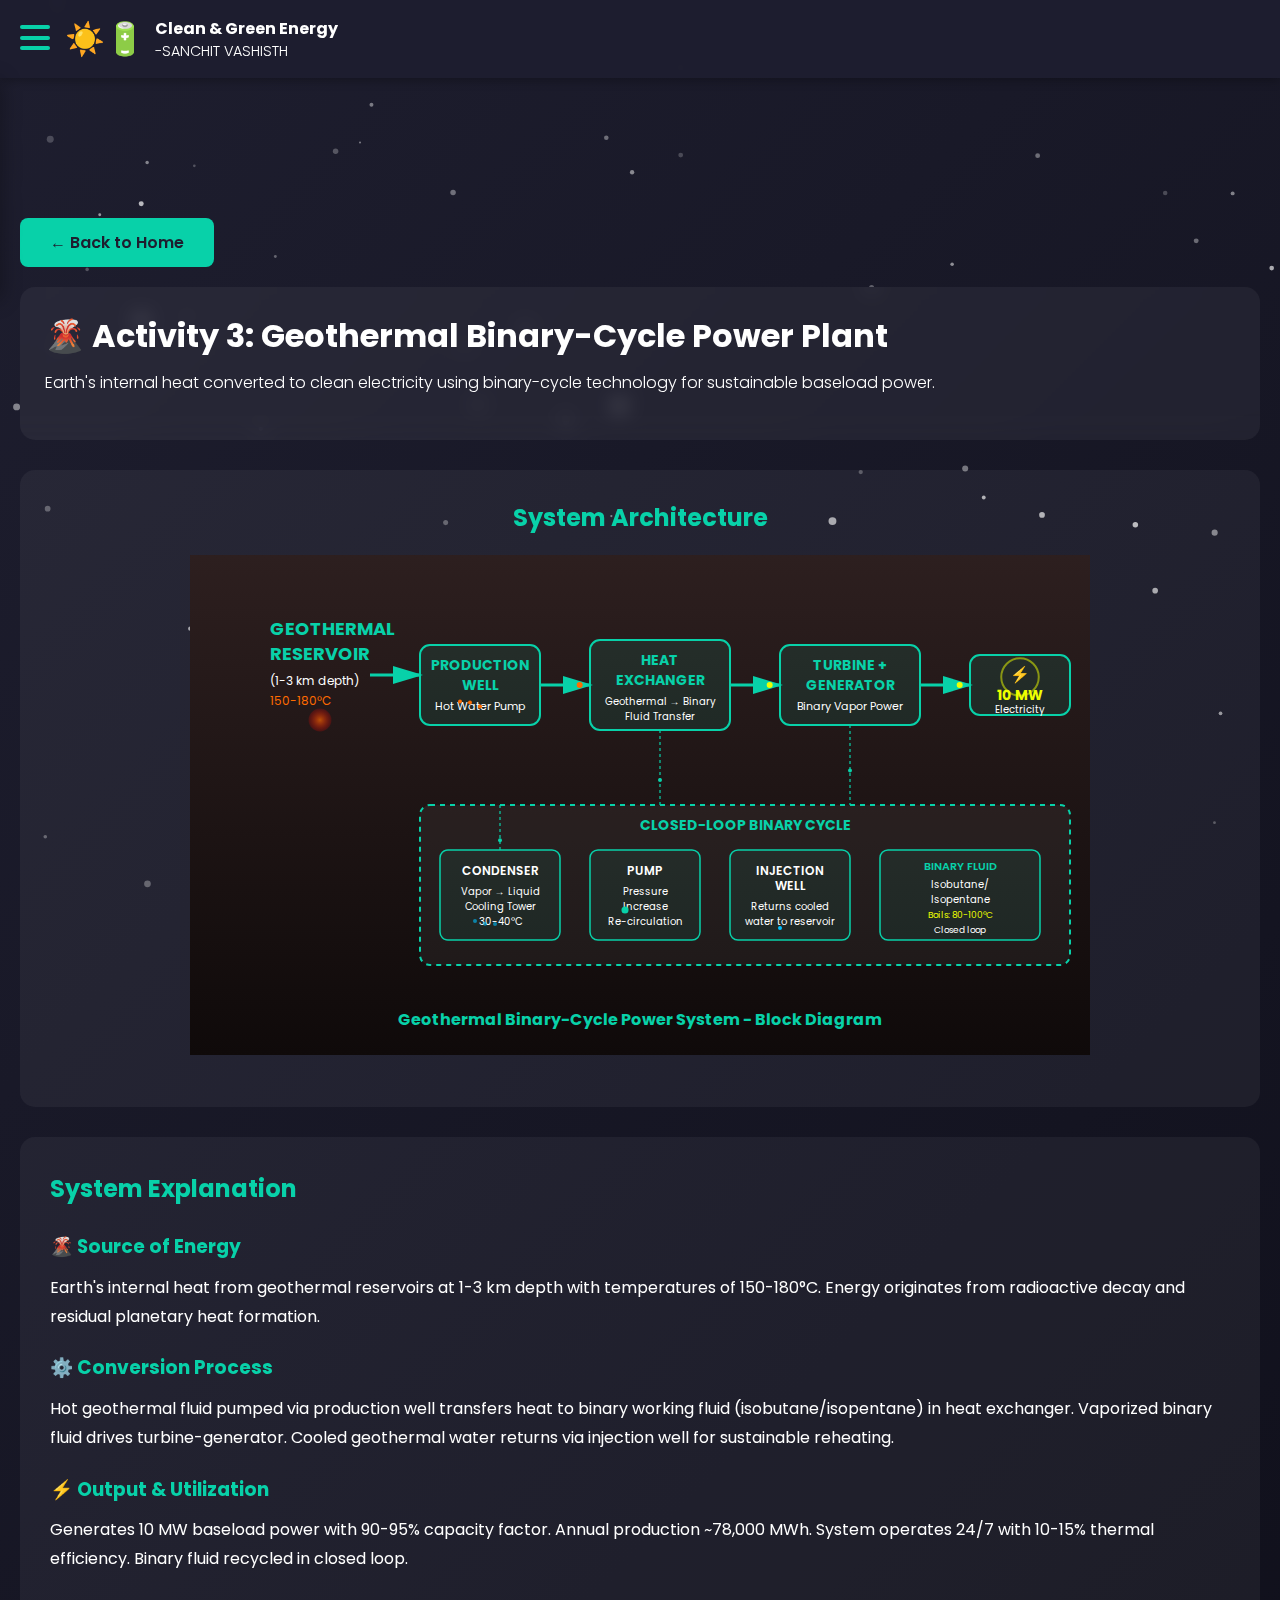
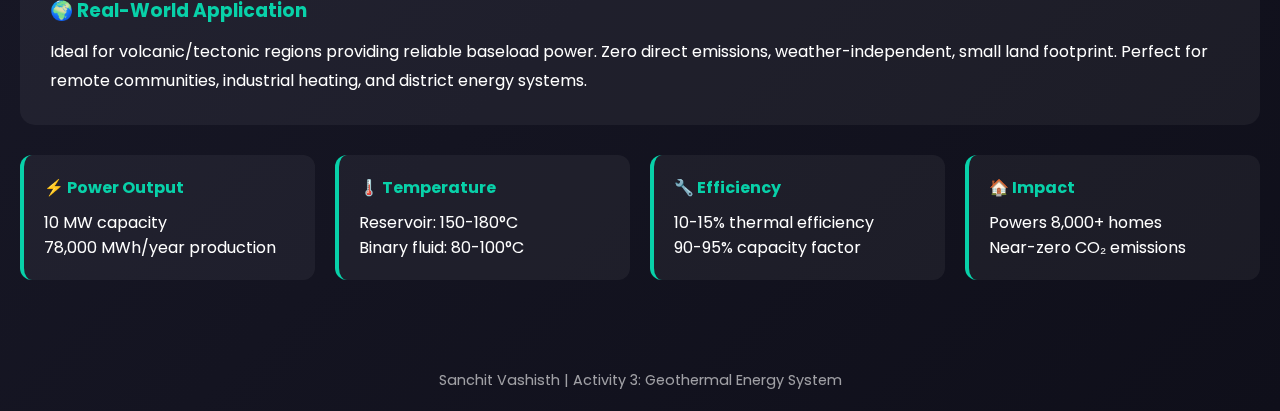
<file: activity3.html>
<!doctype html>
<html lang="en">
<head>
  <meta charset="utf-8" />
  <meta name="viewport" content="width=device-width,initial-scale=1" />
  <title>Activity 3 - Geothermal Energy | Portfolio</title>
  <link href="https://fonts.googleapis.com/css2?family=Poppins:wght@300;400;600;700&display=swap" rel="stylesheet">
  <link rel="stylesheet" href="styles.css">
  <style>
    .diagram-container {
      background: var(--card-bg);
      border-radius: 15px;
      padding: 30px;
      margin: 30px 0;
      text-align: center;
      position: relative;
      overflow: hidden;
    }
    .diagram-svg {
      width: 100%;
      max-width: 900px;
      height: auto;
      cursor: pointer;
      transition: transform 0.3s ease;
    }
    .diagram-svg:hover {
      transform: scale(1.02);
    }
    .explanation {
      background: var(--card-bg);
      border-radius: 15px;
      padding: 30px;
      margin: 30px 0;
      line-height: 1.8;
    }
    .explanation h2 {
      color: var(--accent);
      margin-bottom: 20px;
    }
    .specs-grid {
      display: grid;
      grid-template-columns: repeat(auto-fit, minmax(200px, 1fr));
      gap: 20px;
      margin: 30px 0;
    }
    .spec-card {
      background: var(--card-bg);
      padding: 20px;
      border-radius: 12px;
      border-left: 4px solid var(--accent);
    }
    .spec-card h3 {
      color: var(--accent);
      font-size: 1rem;
      margin-bottom: 10px;
    }
    .back-btn {
      display: inline-block;
      padding: 12px 30px;
      background: var(--accent);
      color: #1e1e2f;
      border-radius: 8px;
      font-weight: 600;
      margin: 20px 0;
      transition: all 0.3s ease;
    }
    .back-btn:hover {
      background: var(--accent-hover);
      transform: translateY(-2px);
      box-shadow: 0 5px 15px rgba(8, 209, 169, 0.3);
    }
    
    .modal {
      display: none;
      position: fixed;
      z-index: 2000;
      left: 0;
      top: 0;
      width: 100%;
      height: 100%;
      background: rgba(0,0,0,0.9);
      align-items: center;
      justify-content: center;
    }
    .modal.active {
      display: flex;
    }
    .modal-content {
      width: 95vw;
      height: 95vh;
      position: relative;
      display: flex;
      align-items: center;
      justify-content: center;
    }
    .modal-content svg {
      width: 100%;
      height: 100%;
    }
    .close-modal {
      position: absolute;
      top: 20px;
      right: 40px;
      color: white;
      font-size: 40px;
      font-weight: bold;
      cursor: pointer;
      z-index: 2001;
    }
    .close-modal:hover {
      color: var(--accent);
    }
  </style>
</head>
<body>
  <canvas id="bg-canvas" class="bg-canvas" aria-hidden="true"></canvas>

  <header class="site-header">
    <div class="brand">
      <div class="logo">&nbsp&nbsp&nbsp&nbsp&nbsp☀️🔋</div>
      <div>
        <div class="title">Clean & Green Energy</div>
        <div class="subtitle">-SANCHIT VASHISTH</div>
      </div>
    </div>
    <div class="hamburger" id="hamburger">
      <div></div>
      <div></div>
      <div></div>
    </div>
    <nav class="side-nav" id="side-nav">
      <a href="index.html" class="nav-link">Home</a>
      <a href="activity1.html" class="nav-link">Activity 1</a>
      <a href="activity2.html" class="nav-link">Activity 2</a>
      <a href="activity3.html" class="nav-link active">Activity 3</a>
    </nav>
  </header>

  <main class="container">
    <a href="index.html" class="back-btn">← Back to Home</a>
    
    <section class="hero card">
      <h1>🌋 Activity 3: Geothermal Binary-Cycle Power Plant</h1>
      <p class="lead">Earth's internal heat converted to clean electricity using binary-cycle technology for sustainable baseload power.</p>
    </section>

    <section class="diagram-container">
      <h2 style="color: var(--accent); margin-bottom: 20px;">System Architecture</h2>
      <svg class="diagram-svg" id="main-diagram" viewBox="0 0 900 500" xmlns="http://www.w3.org/2000/svg">
        <defs>
          <linearGradient id="bgGrad" x1="0%" y1="0%" x2="0%" y2="100%">
            <stop offset="0%" style="stop-color:#2d1f1f;stop-opacity:1" />
            <stop offset="100%" style="stop-color:#0f0a0a;stop-opacity:1" />
          </linearGradient>
          <radialGradient id="heatGlow" cx="50%" cy="50%" r="50%">
            <stop offset="0%" style="stop-color:#ff6b00;stop-opacity:0.8" />/
            <stop offset="100%" style="stop-color:#ff0000;stop-opacity:0.2" />
          </radialGradient>
          <marker id="arrow" markerWidth="10" markerHeight="10" refX="9" refY="3" orient="auto">
            <polygon points="0 0, 10 3, 0 6" fill="#08d1a9" />
          </marker>
          <filter id="glow">
            <feGaussianBlur stdDeviation="2" result="coloredBlur"/>
            <feMerge>
              <feMergeNode in="coloredBlur"/>
              <feMergeNode in="SourceGraphic"/>
            </feMerge>
          </filter>
        </defs>
        
        <rect width="900" height="500" fill="url(#bgGrad)"/>

        <!-- Geothermal Source -->
        <g id="source">
          <text x="80" y="80" fill="#08d1a9" font-size="18" font-weight="bold">GEOTHERMAL</text>
          <text x="80" y="105" fill="#08d1a9" font-size="18" font-weight="bold">RESERVOIR</text>
          <text x="80" y="130" fill="#fff" font-size="12">(1-3 km depth)</text>
          <text x="80" y="150" fill="#ff6b00" font-size="12">150-180°C</text>
          
          <!-- Heat glow animation -->
          <circle cx="130" cy="165" r="8" fill="url(#heatGlow)" opacity="0.7">
            <animate attributeName="r" values="8;12;8" dur="2s" repeatCount="indefinite"/>
            <animate attributeName="opacity" values="0.5;0.9;0.5" dur="2s" repeatCount="indefinite"/>
          </circle>
        </g>

        <!-- Arrow 1 with flow animation -->
        <path d="M 180 120 L 230 120" stroke="#08d1a9" stroke-width="3" marker-end="url(#arrow)"/>
        <circle cx="185" cy="120" r="3" fill="#08d1a9">
          <animate attributeName="cx" values="185;225;185" dur="2s" repeatCount="indefinite"/>
        </circle>

        <!-- Production Well -->
        <g id="well">
          <rect x="230" y="90" width="120" height="80" rx="10" fill="rgba(8, 209, 169, 0.1)" stroke="#08d1a9" stroke-width="2"/>
          <text x="290" y="115" text-anchor="middle" fill="#08d1a9" font-size="14" font-weight="bold">PRODUCTION</text>
          <text x="290" y="135" text-anchor="middle" fill="#08d1a9" font-size="14" font-weight="bold">WELL</text>
          <text x="290" y="155" text-anchor="middle" fill="#fff" font-size="11">Hot Water Pump</text>
          
          <!-- Pumping indicator -->
          <circle cx="270" cy="155" r="2" fill="#ff6b00">
            <animate attributeName="cy" values="155;145;155" dur="1.5s" repeatCount="indefinite"/>
          </circle>
          <circle cx="280" cy="155" r="2" fill="#ff6b00">
            <animate attributeName="cy" values="155;145;155" dur="1.5s" begin="0.3s" repeatCount="indefinite"/>
          </circle>
          <circle cx="290" cy="155" r="2" fill="#ff6b00">
            <animate attributeName="cy" values="155;145;155" dur="1.5s" begin="0.6s" repeatCount="indefinite"/>
          </circle>
        </g>

        <!-- Arrow 2 with flow animation -->
        <path d="M 350 130 L 400 130" stroke="#08d1a9" stroke-width="3" marker-end="url(#arrow)"/>
        <circle cx="355" cy="130" r="3" fill="#ff6b00">
          <animate attributeName="cx" values="355;395;355" dur="2s" repeatCount="indefinite"/>
        </circle>

        <!-- Heat Exchanger -->
        <g id="exchanger">
          <rect x="400" y="85" width="140" height="90" rx="10" fill="rgba(8, 209, 169, 0.1)" stroke="#08d1a9" stroke-width="2"/>
          <text x="470" y="110" text-anchor="middle" fill="#08d1a9" font-size="14" font-weight="bold">HEAT</text>
          <text x="470" y="130" text-anchor="middle" fill="#08d1a9" font-size="14" font-weight="bold">EXCHANGER</text>
          <text x="470" y="150" text-anchor="middle" fill="#fff" font-size="10">Geothermal → Binary</text>
          <text x="470" y="165" text-anchor="middle" fill="#fff" font-size="10">Fluid Transfer</text>
          
          <!-- Heat transfer lines animation -->
          <line x1="415" y1="120" x2="525" y2="120"  stroke-width="1.5" opacity="0.4">
            <animate attributeName="opacity" values="0.2;0.7;0.2" dur="1.5s" repeatCount="indefinite"/>
          </line>
          <line x1="415" y1="135" x2="525" y2="135"  stroke-width="1.5" opacity="0.4">
            <animate attributeName="opacity" values="0.2;0.7;0.2" dur="1.5s" begin="0.5s" repeatCount="indefinite"/>
          </line>
          <line x1="415" y1="150" x2="525" y2="150"  stroke-width="1.5" opacity="0.4">
            <animate attributeName="opacity" values="0.2;0.7;0.2" dur="1.5s" begin="1s" repeatCount="indefinite"/>
          </line>
        </g>

        <!-- Arrow 3 with flow animation -->
        <path d="M 540 130 L 590 130" stroke="#08d1a9" stroke-width="3" marker-end="url(#arrow)"/>
        <circle cx="545" cy="130" r="3" fill="#eeff00">
          <animate attributeName="cx" values="545;585;545" dur="2s" repeatCount="indefinite"/>
        </circle>

        <!-- Turbine Generator -->
        <g id="turbine">
          <rect x="590" y="90" width="140" height="80" rx="10" fill="rgba(8, 209, 169, 0.1)" stroke="#08d1a9" stroke-width="2"/>
          <text x="660" y="115" text-anchor="middle" fill="#08d1a9" font-size="14" font-weight="bold">TURBINE +</text>
          <text x="660" y="135" text-anchor="middle" fill="#08d1a9" font-size="14" font-weight="bold">GENERATOR</text>
          <text x="660" y="155" text-anchor="middle" fill="#fff" font-size="11">Binary Vapor Power</text>
          


        <!-- Arrow 4 with flow animation -->
        <path d="M 730 130 L 780 130" stroke="#08d1a9" stroke-width="3" marker-end="url(#arrow)"/>
        <circle cx="735" cy="130" r="3" fill="#eeff00">
          <animate attributeName="cx" values="735;775;735" dur="2s" repeatCount="indefinite"/>
        </circle>

        <!-- Output -->
        <g id="output">
          <rect x="780" y="100" width="100" height="60" rx="10" fill="rgba(8, 209, 169, 0.1)" stroke="#08d1a9" stroke-width="2"/>
          <text x="830" y="125" text-anchor="middle" fill="#08d1a9" font-size="16" font-weight="bold">⚡</text>
          <text x="830" y="145" text-anchor="middle" fill="#eeff00" font-size="14" font-weight="bold">10 MW</text>
          <text x="830" y="158" text-anchor="middle" fill="#fff" font-size="10">Electricity</text>
          
          <!-- Electric pulse animation -->
          <circle cx="830" cy="122" r="12" fill="none" stroke="#eeff00" stroke-width="2" opacity="0">
            <animate attributeName="r" values="12;20;12" dur="1.5s" repeatCount="indefinite"/>
            <animate attributeName="opacity" values="0;0.6;0" dur="1.5s" repeatCount="indefinite"/>
          </circle>
        </g>

        <!-- Bottom Flow -->
        <g id="bottom">
          <rect x="230" y="250" width="650" height="160" rx="10" fill="rgba(255, 255, 255, 0.05)" stroke="#08d1a9" stroke-width="2" stroke-dasharray="5,5"/>
          <text x="555" y="275" text-anchor="middle" fill="#08d1a9" font-size="14" font-weight="bold">CLOSED-LOOP BINARY CYCLE</text>

          <!-- Condenser -->
          <g>
            <rect x="250" y="295" width="120" height="90" rx="8" fill="rgba(8, 209, 169, 0.08)" stroke="#08d1a9" stroke-width="1.5"/>
            <text x="310" y="320" text-anchor="middle" fill="#fff" font-size="12" font-weight="600">CONDENSER</text>
            <text x="310" y="340" text-anchor="middle" fill="#fff" font-size="10">Vapor → Liquid</text>
            <text x="310" y="355" text-anchor="middle" fill="#fff" font-size="10">Cooling Tower</text>
            <text x="310" y="370" text-anchor="middle" fill="#fff" font-size="10">30-40°C</text>
            
            <!-- Cooling effect -->
            <circle cx="285" cy="340" r="2" fill="#00bfff" opacity="0.6">
              <animate attributeName="cy" values="340;370;340" dur="2s" repeatCount="indefinite"/>
            </circle>
            <circle cx="295" cy="345" r="2" fill="#00bfff" opacity="0.6">
              <animate attributeName="cy" values="345;375;345" dur="2.2s" repeatCount="indefinite"/>
            </circle>
            <circle cx="305" cy="340" r="2" fill="#00bfff" opacity="0.6">
              <animate attributeName="cy" values="340;370;340" dur="1.8s" repeatCount="indefinite"/>
            </circle>
          </g>

          <!-- Pump -->
          <g>
            <rect x="400" y="295" width="110" height="90" rx="8" fill="rgba(8, 209, 169, 0.08)" stroke="#08d1a9" stroke-width="1.5"/>
            <text x="455" y="320" text-anchor="middle" fill="#fff" font-size="12" font-weight="600">PUMP</text>
            <text x="455" y="340" text-anchor="middle" fill="#fff" font-size="10">Pressure</text>
            <text x="455" y="355" text-anchor="middle" fill="#fff" font-size="10">Increase</text>
            <text x="455" y="370" text-anchor="middle" fill="#fff" font-size="10">Re-circulation</text>
            
            <!-- Pump action -->
            <circle cx="435" cy="355" r="3" fill="#08d1a9">
              <animate attributeName="r" values="3;5;3" dur="1s" repeatCount="indefinite"/>
            </circle>
          </g>

          <!-- Injection Well -->
          <g>
            <rect x="540" y="295" width="120" height="90" rx="8" fill="rgba(8, 209, 169, 0.08)" stroke="#08d1a9" stroke-width="1.5"/>
            <text x="600" y="320" text-anchor="middle" fill="#fff" font-size="12" font-weight="600">INJECTION</text>
            <text x="600" y="335" text-anchor="middle" fill="#fff" font-size="12" font-weight="600">WELL</text>
            <text x="600" y="355" text-anchor="middle" fill="#fff" font-size="10">Returns cooled</text>
            <text x="600" y="370" text-anchor="middle" fill="#fff" font-size="10">water to reservoir</text>
            
            <!-- Downward flow -->
            <circle cx="590" cy="360" r="2" fill="#00bfff">
              <animate attributeName="cy" values="360;375;360" dur="2s" repeatCount="indefinite"/>
            </circle>
          </g>

          <!-- Working Fluid -->
          <g>
            <rect x="690" y="295" width="160" height="90" rx="8" fill="rgba(8, 209, 169, 0.08)" stroke="#08d1a9" stroke-width="1.5"/>
            <text x="770" y="315" text-anchor="middle" fill="#08d1a9" font-size="11" font-weight="600">BINARY FLUID</text>
            <text x="770" y="333" text-anchor="middle" fill="#fff" font-size="10">Isobutane/</text>
            <text x="770" y="348" text-anchor="middle" fill="#fff" font-size="10">Isopentane</text>
            <text x="770" y="363" text-anchor="middle" fill="#eeff00" font-size="9">Boils: 80-100°C</text>
            <text x="770" y="378" text-anchor="middle" fill="#fff" font-size="9">Closed loop</text>
          </g>
        </g>

        <!-- Connection arrows with animated flow -->
        <path d="M 660 170 L 660 250" stroke="#08d1a9" stroke-width="2" stroke-dasharray="3,3" opacity="0.6"/>
        <circle cx="660" cy="175" r="2" fill="#08d1a9">
          <animate attributeName="cy" values="175;245;175" dur="3s" repeatCount="indefinite"/>
        </circle>
        
        <path d="M 310 250 L 310 295" stroke="#08d1a9" stroke-width="2" stroke-dasharray="3,3" opacity="0.6"/>
        <circle cx="310" cy="255" r="2" fill="#08d1a9">
          <animate attributeName="cy" values="255;290;255" dur="2s" repeatCount="indefinite"/>
        </circle>
        
        <path d="M 470 175 L 470 250" stroke="#08d1a9" stroke-width="2" stroke-dasharray="3,3" opacity="0.6"/>
        <circle cx="470" cy="180" r="2" fill="#08d1a9">
          <animate attributeName="cy" values="180;245;180" dur="2.5s" repeatCount="indefinite"/>
        </circle>

        <!-- Title -->
        <text x="450" y="470" text-anchor="middle" fill="#08d1a9" font-size="16" font-weight="bold">Geothermal Binary-Cycle Power System - Block Diagram</text>
      </svg>
      <p style="margin-top: 15px; color: rgba(255,255,255,0.7); font-size: 0.9rem;"></p>
    </section>

    <section class="explanation">
      <h2>System Explanation</h2>
      
      <h3 style="color: var(--accent); margin-top: 20px; margin-bottom: 10px;">🌋 Source of Energy</h3>
      <p>
        Earth's internal heat from geothermal reservoirs at 1-3 km depth with temperatures of 150-180°C. Energy originates from radioactive decay and residual planetary heat formation.
      </p>

      <h3 style="color: var(--accent); margin-top: 20px; margin-bottom: 10px;">⚙️ Conversion Process</h3>
      <p>
        Hot geothermal fluid pumped via production well transfers heat to binary working fluid (isobutane/isopentane) in heat exchanger. Vaporized binary fluid drives turbine-generator. Cooled geothermal water returns via injection well for sustainable reheating.
      </p>

      <h3 style="color: var(--accent); margin-top: 20px; margin-bottom: 10px;">⚡ Output & Utilization</h3>
      <p>
        Generates 10 MW baseload power with 90-95% capacity factor. Annual production ~78,000 MWh. System operates 24/7 with 10-15% thermal efficiency. Binary fluid recycled in closed loop.
      </p>

      <h3 style="color: var(--accent); margin-top: 20px; margin-bottom: 10px;">🌍 Real-World Application</h3>
      <p>
        Ideal for volcanic/tectonic regions providing reliable baseload power. Zero direct emissions, weather-independent, small land footprint. Perfect for remote communities, industrial heating, and district energy systems.
      </p>
    </section>

    <section class="specs-grid">
      <div class="spec-card">
        <h3>⚡ Power Output</h3>
        <p>10 MW capacity<br>78,000 MWh/year production</p>
      </div>
      <div class="spec-card">
        <h3>🌡️ Temperature</h3>
        <p>Reservoir: 150-180°C<br>Binary fluid: 80-100°C</p>
      </div>
      <div class="spec-card">
        <h3>🔧 Efficiency</h3>
        <p>10-15% thermal efficiency<br>90-95% capacity factor</p>
      </div>
      <div class="spec-card">
        <h3>🏠 Impact</h3>
        <p>Powers 8,000+ homes<br>Near-zero CO₂ emissions</p>
      </div>
    </section>
  </main>

  <footer class="site-footer">
     Sanchit Vashisth | Activity 3: Geothermal Energy System
  </footer>

  <div id="diagram-modal" class="modal">
    <span class="close-modal" id="close-modal">&times;</span>
    <div class="modal-content">
      <svg class="diagram-svg" viewBox="0 0 900 500" xmlns="http://www.w3.org/2000/svg">
        <!-- Same diagram for modal -->
        <defs>
          <linearGradient id="bgGrad2" x1="0%" y1="0%" x2="0%" y2="100%">
            <stop offset="0%" style="stop-color:#2d1f1f;stop-opacity:1" />
            <stop offset="100%" style="stop-color:#0f0a0a;stop-opacity:1" />
          </linearGradient>
          <marker id="arrow2" markerWidth="10" markerHeight="10" refX="9" refY="3" orient="auto">
            <polygon points="0 0, 10 3, 0 6" fill="#08d1a9" />
          </marker>
        </defs>
        <rect width="900" height="500" fill="url(#bgGrad2)"/>
        <g id="source2">
          <text x="80" y="80" fill="#08d1a9" font-size="18" font-weight="bold">GEOTHERMAL</text>
          <text x="80" y="105" fill="#08d1a9" font-size="18" font-weight="bold">RESERVOIR</text>
          <text x="80" y="130" fill="#fff" font-size="12">(1-3 km depth)</text>
          <text x="80" y="150" fill="#ff6b00" font-size="12">150-180°C</text>
        </g>
        <path d="M 180 120 L 230 120" stroke="#08d1a9" stroke-width="3" marker-end="url(#arrow2)"/>
        <g id="well2">
          <rect x="230" y="90" width="120" height="80" rx="10" fill="rgba(8, 209, 169, 0.1)" stroke="#08d1a9" stroke-width="2"/>
          <text x="290" y="115" text-anchor="middle" fill="#08d1a9" font-size="14" font-weight="bold">PRODUCTION</text>
          <text x="290" y="135" text-anchor="middle" fill="#08d1a9" font-size="14" font-weight="bold">WELL</text>
          <text x="290" y="155" text-anchor="middle" fill="#fff" font-size="11">Hot Water Pump</text>
        </g>
        <path d="M 350 130 L 400 130" stroke="#08d1a9" stroke-width="3" marker-end="url(#arrow2)"/>
        <g id="exchanger2">
          <rect x="400" y="85" width="140" height="90" rx="10" fill="rgba(8, 209, 169, 0.1)" stroke="#08d1a9" stroke-width="2"/>
          <text x="470" y="110" text-anchor="middle" fill="#08d1a9" font-size="14" font-weight="bold">HEAT</text>
          <text x="470" y="130" text-anchor="middle" fill="#08d1a9" font-size="14" font-weight="bold">EXCHANGER</text>
          <text x="470" y="150" text-anchor="middle" fill="#fff" font-size="10">Geothermal → Binary</text>
          <text x="470" y="165" text-anchor="middle" fill="#fff" font-size="10">Fluid Transfer</text>
        </g>
        <path d="M 540 130 L 590 130" stroke="#08d1a9" stroke-width="3" marker-end="url(#arrow2)"/>
        <g id="turbine2">
          <rect x="590" y="90" width="140" height="80" rx="10" fill="rgba(8, 209, 169, 0.1)" stroke="#08d1a9" stroke-width="2"/>
          <text x="660" y="115" text-anchor="middle" fill="#08d1a9" font-size="14" font-weight="bold">TURBINE +</text>
          <text x="660" y="135" text-anchor="middle" fill="#08d1a9" font-size="14" font-weight="bold">GENERATOR</text>
          <text x="660" y="155" text-anchor="middle" fill="#fff" font-size="11">Binary Vapor Power</text>
        </g>
        <path d="M 730 130 L 780 130" stroke="#08d1a9" stroke-width="3" marker-end="url(#arrow2)"/>
        <g id="output2">
          <rect x="780" y="100" width="100" height="60" rx="10" fill="rgba(8, 209, 169, 0.1)" stroke="#08d1a9" stroke-width="2"/>
          <text x="830" y="125" text-anchor="middle" fill="#08d1a9" font-size="16" font-weight="bold">⚡</text>
          <text x="830" y="145" text-anchor="middle" fill="#eeff00" font-size="14" font-weight="bold">10 MW</text>
          <text x="830" y="158" text-anchor="middle" fill="#fff" font-size="10">Electricity</text>
        </g>
        <g id="bottom2">
          <rect x="230" y="250" width="650" height="160" rx="10" fill="rgba(255, 255, 255, 0.05)" stroke="#08d1a9" stroke-width="2" stroke-dasharray="5,5"/>
          <text x="555" y="275" text-anchor="middle" fill="#08d1a9" font-size="14" font-weight="bold">CLOSED-LOOP BINARY CYCLE</text>
          <rect x="250" y="295" width="120" height="90" rx="8" fill="rgba(8, 209, 169, 0.08)" stroke="#08d1a9" stroke-width="1.5"/>
          <text x="310" y="320" text-anchor="middle" fill="#fff" font-size="12" font-weight="600">CONDENSER</text>
          <text x="310" y="340" text-anchor="middle" fill="#fff" font-size="10">Vapor → Liquid</text>
          <text x="310" y="355" text-anchor="middle" fill="#fff" font-size="10">Cooling Tower</text>
          <text x="310" y="370" text-anchor="middle" fill="#fff" font-size="10">30-40°C</text>
          <rect x="400" y="295" width="110" height="90" rx="8" fill="rgba(8, 209, 169, 0.08)" stroke="#08d1a9" stroke-width="1.5"/>
          <text x="455" y="320" text-anchor="middle" fill="#fff" font-size="12" font-weight="600">PUMP</text>
          <text x="455" y="340" text-anchor="middle" fill="#fff" font-size="10">Pressure</text>
          <text x="455" y="355" text-anchor="middle" fill="#fff" font-size="10">Increase</text>
          <text x="455" y="370" text-anchor="middle" fill="#fff" font-size="10">Re-circulation</text>
          <rect x="540" y="295" width="120" height="90" rx="8" fill="rgba(8, 209, 169, 0.08)" stroke="#08d1a9" stroke-width="1.5"/>
          <text x="600" y="320" text-anchor="middle" fill="#fff" font-size="12" font-weight="600">INJECTION</text>
          <text x="600" y="335" text-anchor="middle" fill="#fff" font-size="12" font-weight="600">WELL</text>
          <text x="600" y="355" text-anchor="middle" fill="#fff" font-size="10">Returns cooled</text>
          <text x="600" y="370" text-anchor="middle" fill="#fff" font-size="10">water to reservoir</text>
          <rect x="690" y="295" width="160" height="90" rx="8" fill="rgba(8, 209, 169, 0.08)" stroke="#08d1a9" stroke-width="1.5"/>
          <text x="770" y="315" text-anchor="middle" fill="#08d1a9" font-size="11" font-weight="600">BINARY FLUID</text>
          <text x="770" y="333" text-anchor="middle" fill="#fff" font-size="10">Isobutane/</text>
          <text x="770" y="348" text-anchor="middle" fill="#fff" font-size="10">Isopentane</text>
          <text x="770" y="363" text-anchor="middle" fill="#eeff00" font-size="9">Boils: 80-100°C</text>
          <text x="770" y="378" text-anchor="middle" fill="#fff" font-size="9">Closed loop</text>
        </g>
        <path d="M 660 170 L 660 250" stroke="#08d1a9" stroke-width="2" stroke-dasharray="3,3" opacity="0.6"/>
        <path d="M 310 250 L 310 295" stroke="#08d1a9" stroke-width="2" stroke-dasharray="3,3" opacity="0.6"/>
        <path d="M 470 175 L 470 250" stroke="#08d1a9" stroke-width="2" stroke-dasharray="3,3" opacity="0.6"/>
        <text x="450" y="470" text-anchor="middle" fill="#08d1a9" font-size="16" font-weight="bold">Geothermal Binary-Cycle Power System - Block Diagram</text>
      </svg>
    </div>
  </div>

  <script src="script.js"></script>
  <script>
    const diagram = document.getElementById('main-diagram');
    const modal = document.getElementById('diagram-modal');
    const closeModal = document.getElementById('close-modal');

    diagram.addEventListener('click', () => {
      modal.classList.add('active');
    });

    closeModal.addEventListener('click', () => {
      modal.classList.remove('active');
    });

    modal.addEventListener('click', (e) => {
      if (e.target === modal) {
        modal.classList.remove('active');
      }
    });
  </script>
</body>
</html>
</file>
<file: styles.css>
/* --------------------------- ROOT --------------------------- */
:root {
  --accent: #08d1a9; /* Change this once to update theme */
  --accent-hover: #eeff00; /* Hover color for links & hamburger */
  --glass-bg: rgba(255, 255, 255, 0.1);
  --glass-blur: 10px;
  --text-color: #ffffff;
  --card-bg: rgba(255,255,255,0.05);
}

/* --------------------------- GLOBAL --------------------------- */
* {
  margin: 0;
  padding: 0;
  box-sizing: border-box;
  font-family: 'Poppins', sans-serif;
}
html{
     scroll-behavior: smooth;
}
body {
  min-height: 100vh;
  background: linear-gradient(135deg, #1e1e2f, #0f0f1a);
  color: var(--text-color);
  overflow-x: hidden;
}

a {
  text-decoration: none;
  transition: color 0.3s ease;
}

/* --------------------------- PARTICLE CANVAS --------------------------- */
.bg-canvas {
  position: fixed;
  top: 0; left: 0;
  width: 100%;
  height: 100%;
  z-index: -1;
}

/* --------------------------- HEADER --------------------------- */
.site-header {
  position: sticky; /* changed from fixed */
  top: 0;
  left: 0;
  width: 100%;
  display: flex;
  align-items: center;
  justify-content: space-between;
  padding: 15px 20px;
  z-index: 1000;
  background: rgba(30, 30, 47, 0.95); /* slightly opaque to avoid content showing through */
  backdrop-filter: blur(10px); /* subtle blur for glass effect */
   box-shadow: 0 2px 10px rgba(0, 0, 0, 0.3);
}

.brand {
  display: flex;
  align-items: center;
}

.logo {
  font-size: 2rem;
  margin-right: 10px;
  transition: color 0.3s ease;
}

.title {
  font-weight: 700;
}

.subtitle {
  font-weight: 300;
  font-size: 0.9rem;
}

/* --------------------------- SIDEBAR --------------------------- */
.side-nav {
  position: fixed;
  left: -220px;
  top: 0;
  height: 100%;
  width: 220px;
  background: var(--glass-bg);
  backdrop-filter: blur(var(--glass-blur));
  display: flex;
  flex-direction: column;
  padding-top: 80px;
  transition: left 0.2s ease-in, opacity 0.2s ease-out;
  z-index: 1000;
  opacity: 1;
  
}

.side-nav a {
  padding: 15px 20px;
  text-decoration: none;
  color: var(--accent);
  font-weight: 600;
  border-left: 4px solid transparent;
  transition: all 0.3s ease;
  opacity: 1;
  left: 0;
  box-shadow: 2px 0 20px rgba(0, 0, 0, 0.3);

}

.side-nav a:hover {
  color: var(--accent-hover);
  border-left: 4px solid var(--accent-hover);
  background: rgba(255,255,255,0.1);
  transition: left 0.1s ease;
  transform: scale(1.05);
}

.side-nav a.active {
  color: var(--accent);
  border-left: 4px solid var(--accent);
  
}

/* --------------------------- HAMBURGER --------------------------- */
.hamburger {
  position: fixed;
  top: 25px;
  left: 20px;
  width: 30px;
  height: 25px;
  display: flex;
  flex-direction: column;
  justify-content: space-between;
  cursor: pointer;
  z-index: 1100;
  transition: all 0.3s ease-in-out;
}

.hamburger div {
  width: 100%;
  height: 4px;
  background-color: var(--accent);
  border-radius: 2px;
  transition: all 0.3s ease;
}

.hamburger:hover div {
  background-color: var(--accent-hover);
}

.side-nav.open {
  left: 0;
}

.hamburger.active div:nth-child(1) {
  transform: rotate(45deg) translate(5px, 5px);
}
.hamburger.active div:nth-child(2) {
  opacity: 0;
}
.hamburger.active div:nth-child(3) {
  transform: rotate(-45deg) translate(6px, -6px);
}

/* --------------------------- MAIN CONTENT --------------------------- */
main.container {
  padding: 120px 20px 40px 20px; /* increased top padding to prevent overlap */
  transition: margin-left 0.3s ease;
}

main.container.shift {
  margin-left: 220px;
}

/* --------------------------- CARDS --------------------------- */
.card {
  background: var(--card-bg);
  backdrop-filter: blur(var(--glass-blur));
  border-radius: 15px;
  padding: 25px;
  margin-bottom: 30px;
}

.hero h1 {
  font-size: 2rem;
  margin-bottom: 10px;
}

.lead {
  font-weight: 300;
  margin-bottom: 20px;
}

.cards {
  display: flex;
  flex-wrap: wrap;
  gap: 20px;
}

.activity-card {
  flex: 1 1 250px;
  padding: 20px;
  background: var(--card-bg);
  border-radius: 15px;
  cursor: pointer;
  transition: transform 0.3s ease, box-shadow 0.3s ease;
}

.activity-card:hover {
  transform: translateY(-5px);
box-shadow: 0 10px 25px rgba(8, 209, 169, 0.2);
}

.activity-card .icon {
  font-size: 2rem;
  margin-bottom: 10px;
}

.activity-card h3 {
  margin-bottom: 5px;
}

.activity-card p {
  margin-bottom: 10px;
}

.activity-card .cta {
  color: var(--accent);
  font-weight: 600;
  transition: color 0.3s ease;
}

.activity-card .cta:hover {
  color: var(--accent-hover);
}

/* --------------------------- ABOUT --------------------------- */
.about ul {
  list-style: disc;
  padding-left: 20px;
  margin-bottom: 10px;
}

.small-note {
  font-size: 0.8rem;
  color: rgba(255,255,255,0.6);
}

/* --------------------------- FOOTER --------------------------- */
.site-footer {
  text-align: center;
  padding: 20px;
  font-size: 0.9rem;
  color: rgba(255,255,255,0.6);
}
</file>
